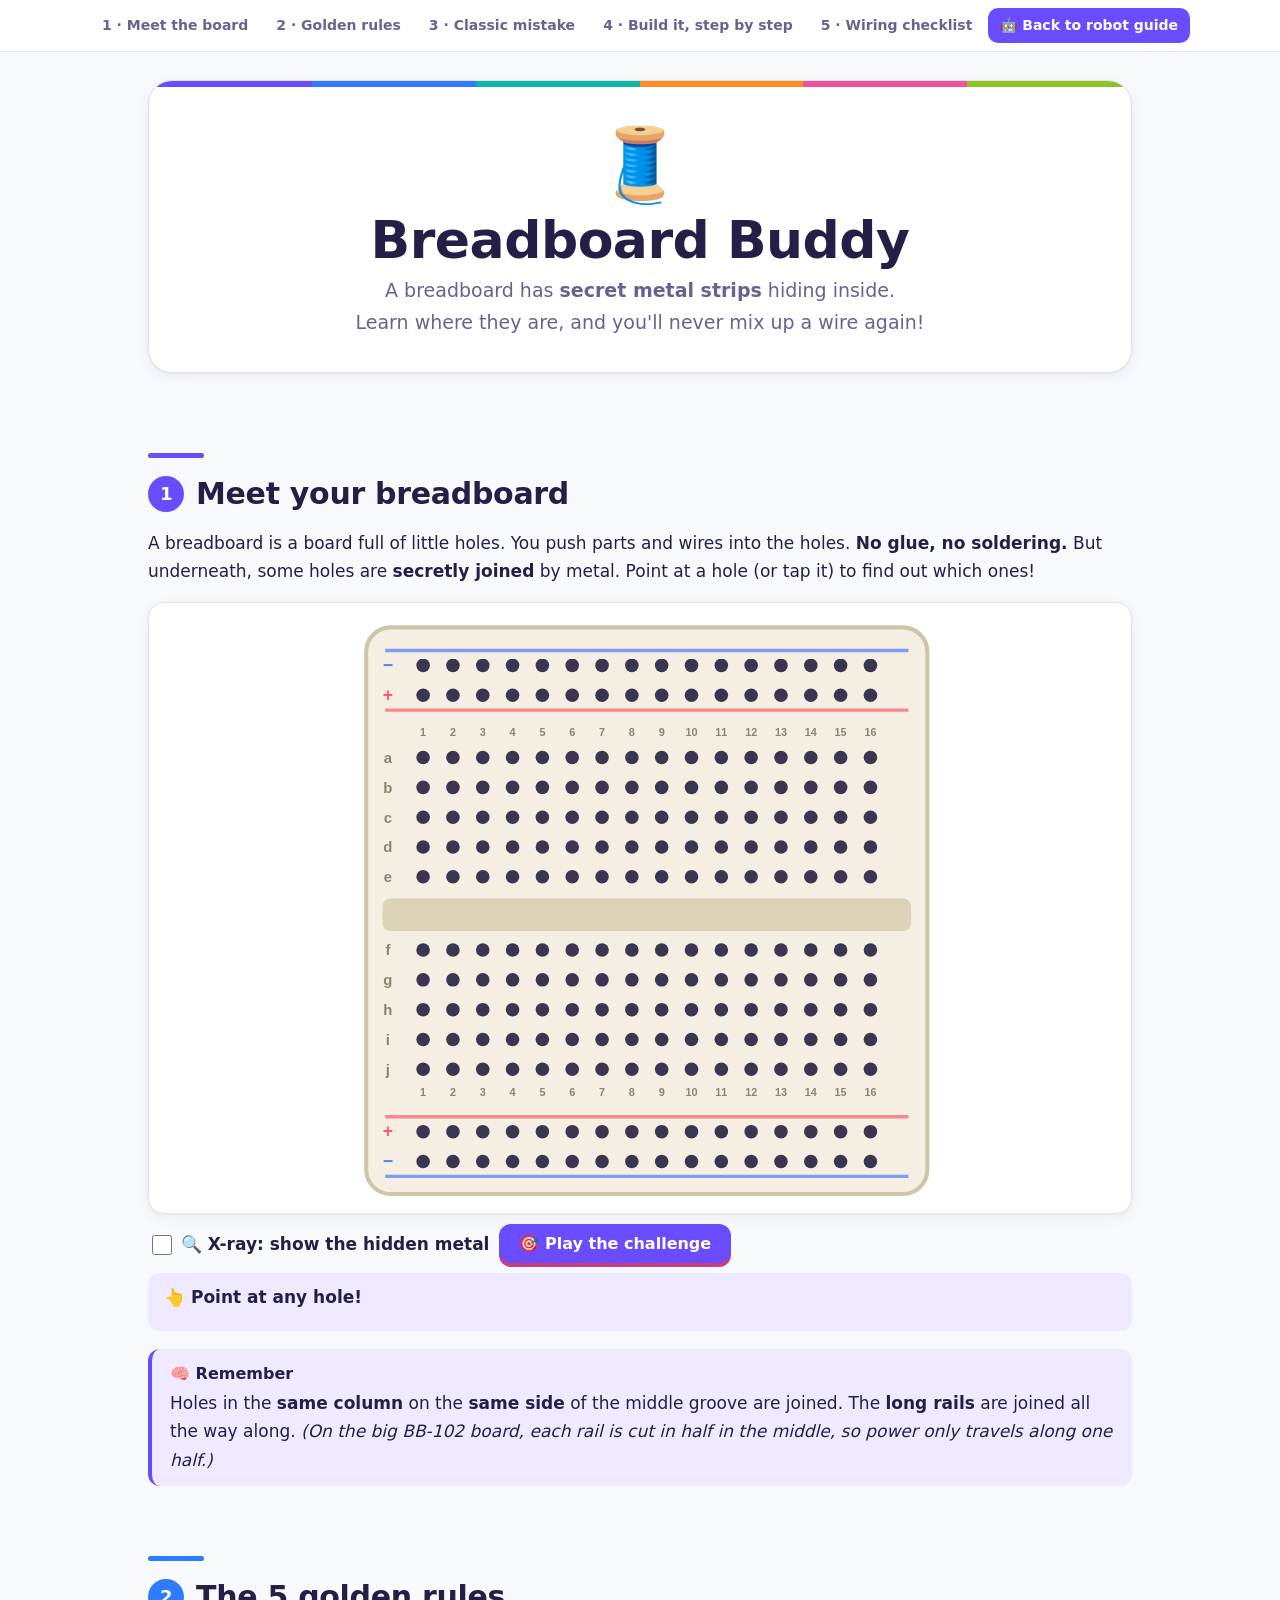
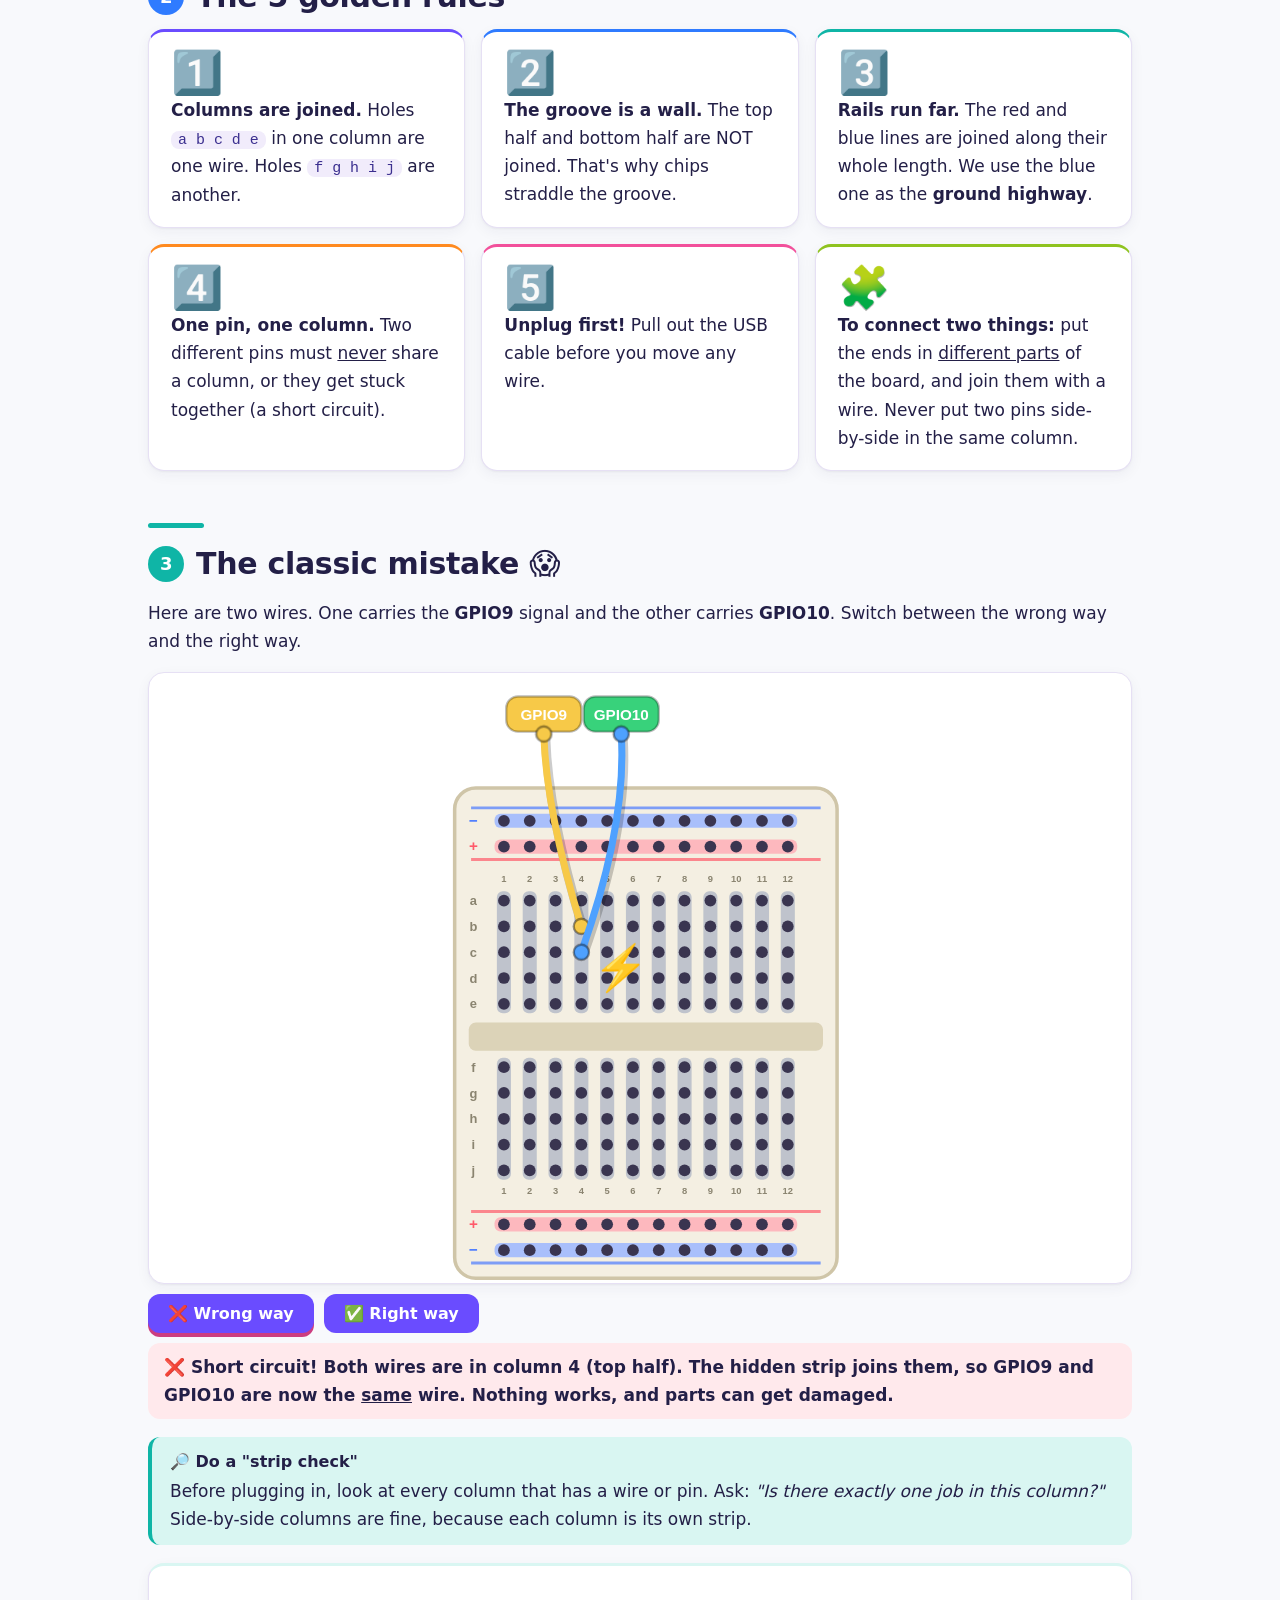
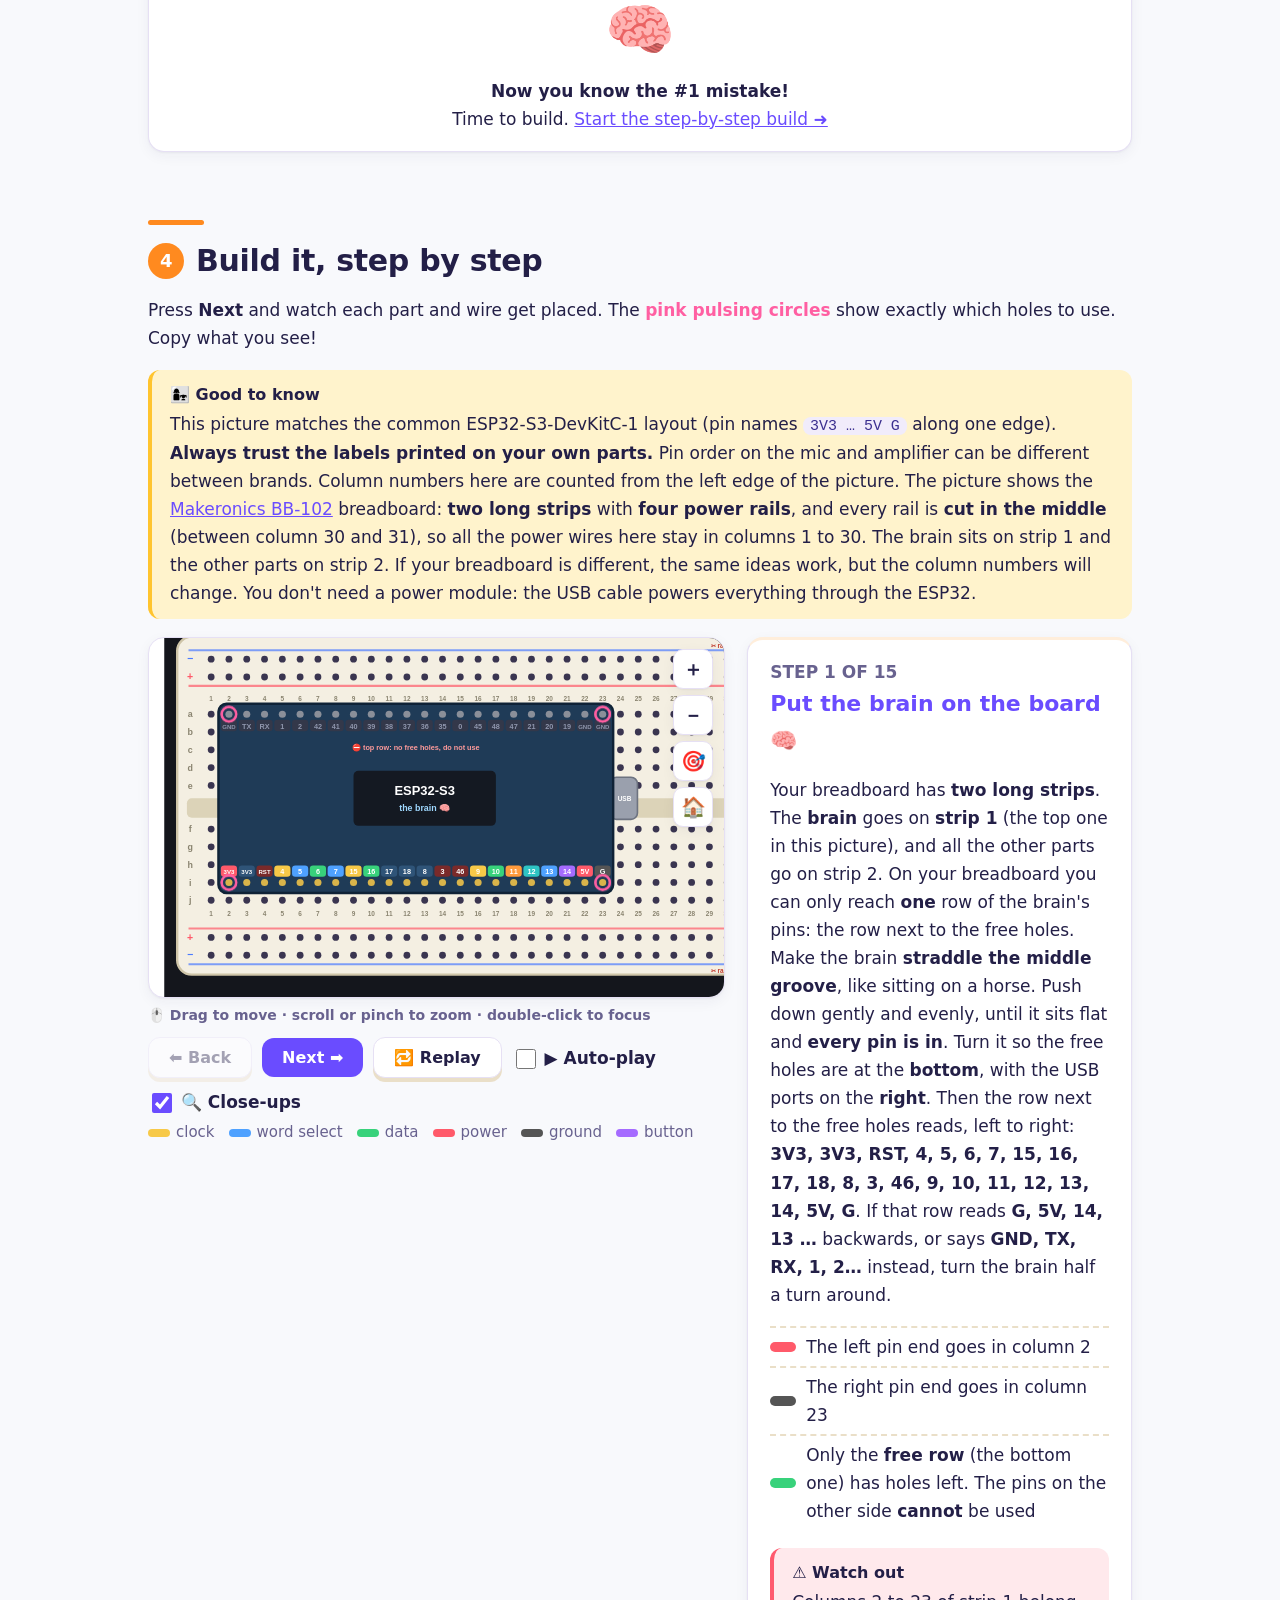
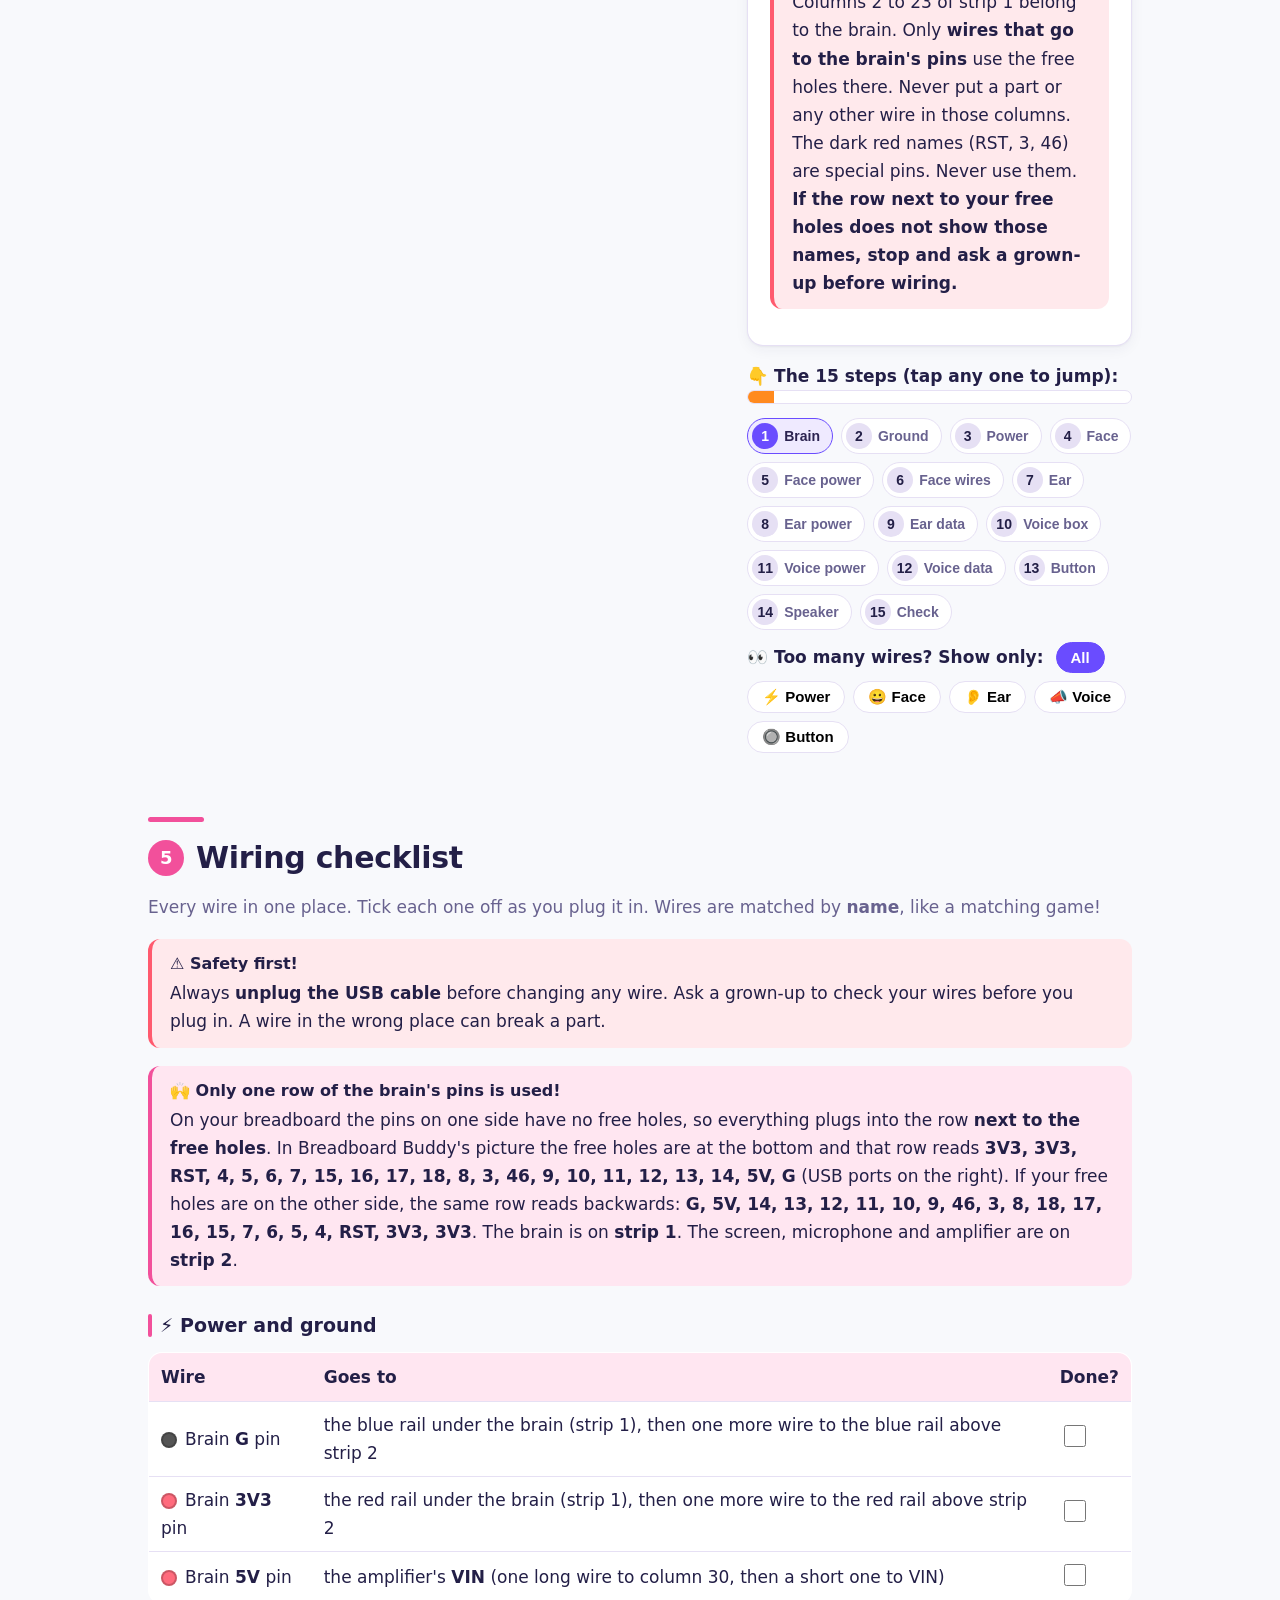
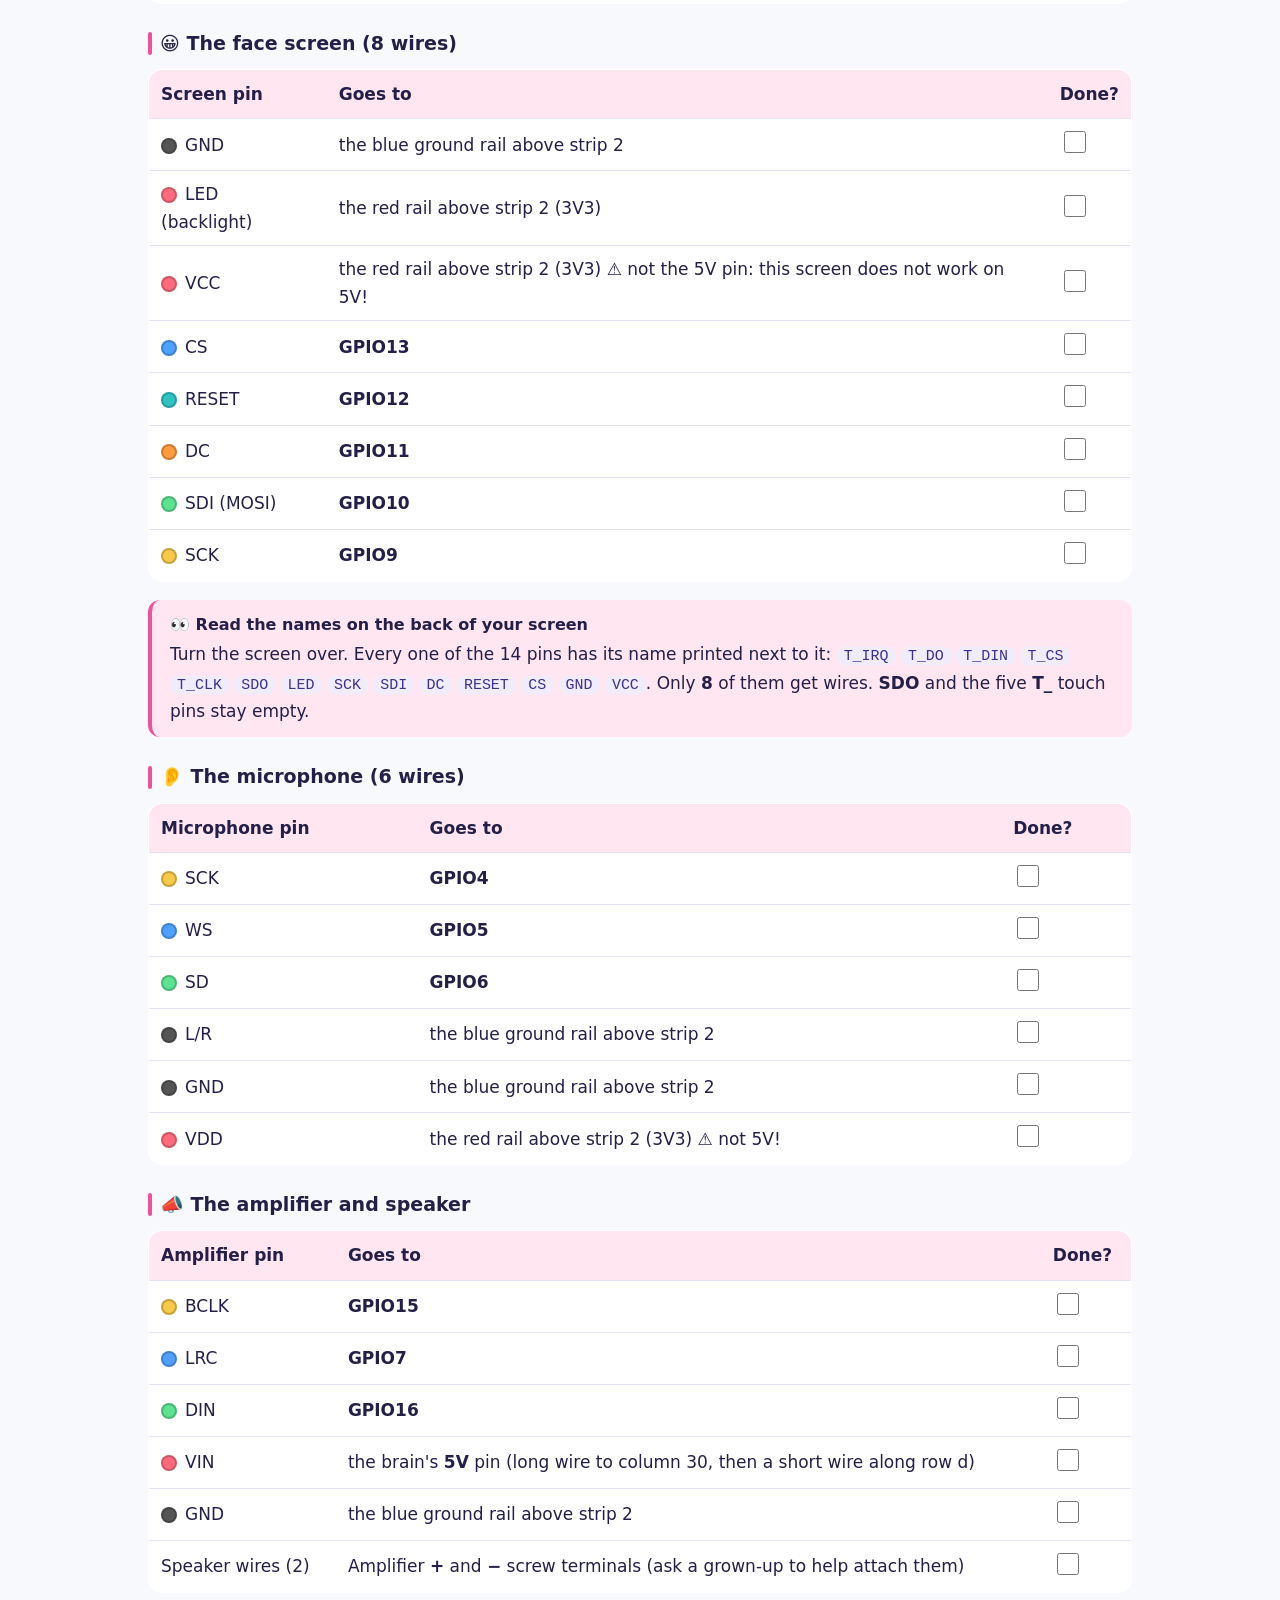
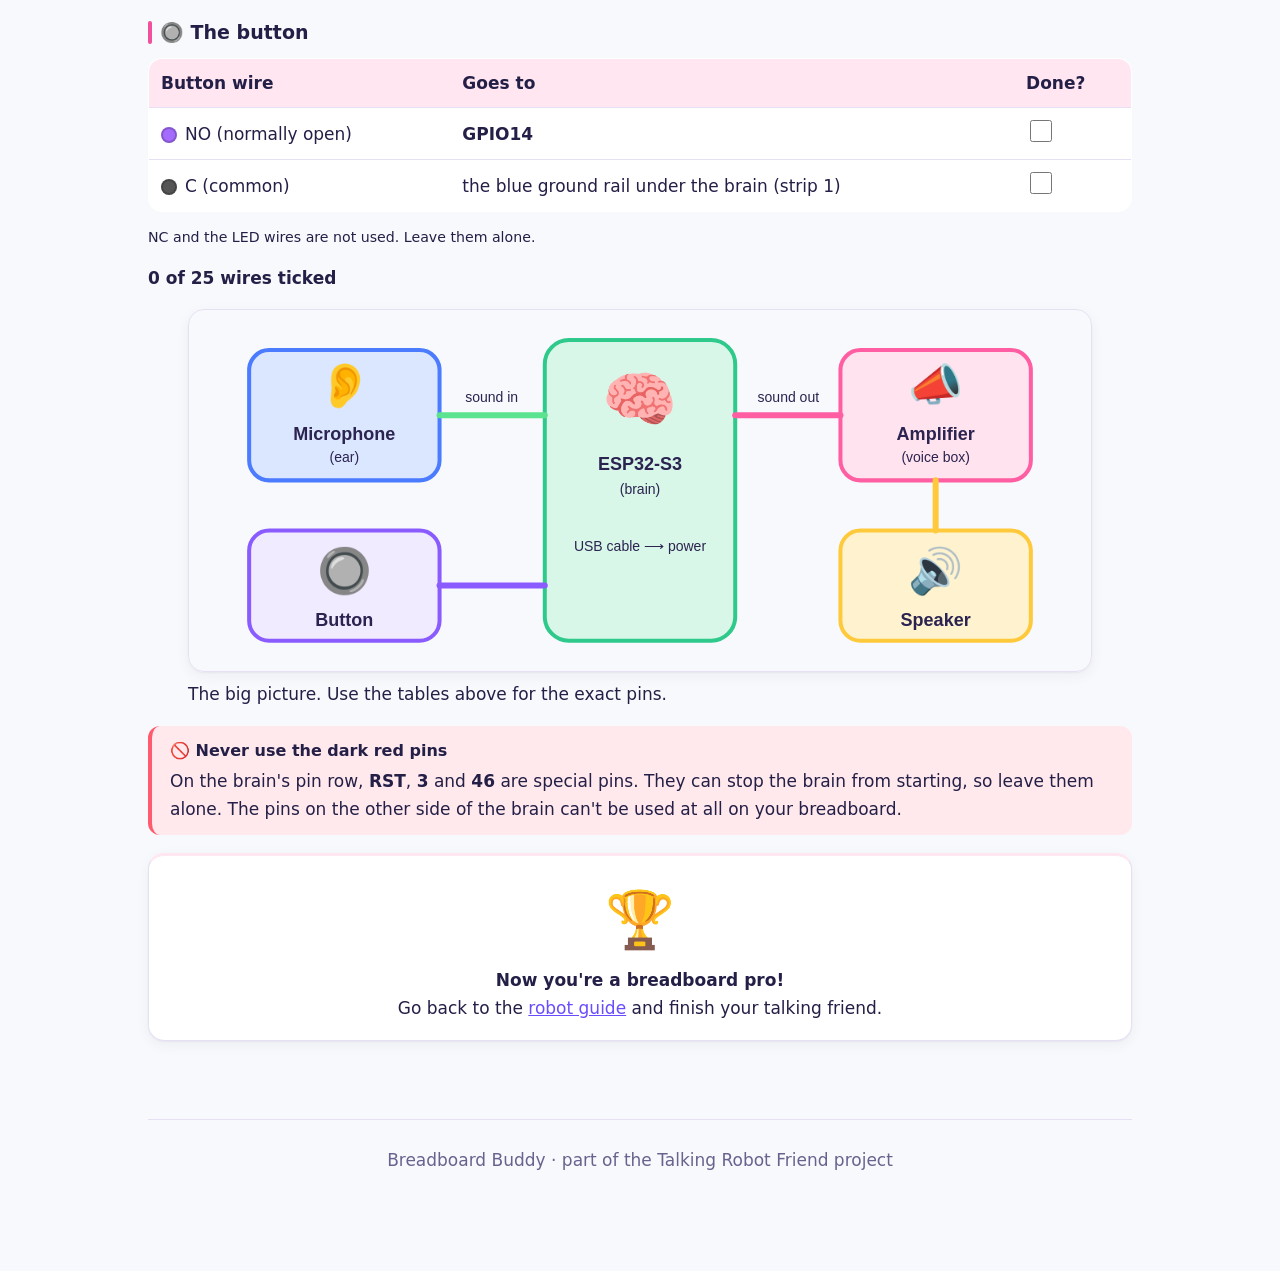
<file: guide-breadboard.html>
<!DOCTYPE html>
<html lang="en">
<head>
<meta charset="utf-8">
<meta name="color-scheme" content="only light">
<meta name="darkreader-lock">
<meta name="viewport" content="width=device-width, initial-scale=1">
<title>Breadboard Buddy — learn where every wire goes! 🧵</title>
<style>
:root{--bg:#fff8ec;--panel:#fff;--text:#2b2350;--muted:#6b6494;--pink:#ff5fa2;--blue:#4b7bff;--green:#2fc98b;--yellow:#ffc93c;--purple:#8a5cff;--border:#eadfc8;--red:#ff5a6a}
*{box-sizing:border-box}
html{scroll-behavior:smooth}
body{margin:0;background:var(--bg);color:var(--text);font:19px/1.65 "Trebuchet MS",system-ui,sans-serif}
.wrap{max-width:1000px;margin:0 auto;padding:0 20px 100px}
.topbar{position:sticky;top:0;z-index:9;background:#fffdf8ee;backdrop-filter:blur(6px);border-bottom:3px solid var(--yellow);padding:8px 14px;display:flex;gap:8px;flex-wrap:wrap;justify-content:center}
.topbar a{text-decoration:none;color:var(--text);font-weight:700;font-size:14px;padding:4px 12px;border-radius:99px;background:#fff;border:2px solid var(--border)}
.topbar a:hover{background:var(--yellow)}
.hero{text-align:center;padding:44px 0 10px}
.hero .big{font-size:80px;animation:bob 2s ease-in-out infinite}
@keyframes bob{50%{transform:translateY(-10px) rotate(4deg)}}
.hero h1{margin:6px 0;font-size:clamp(32px,6vw,52px);color:var(--purple);line-height:1.1}
.hero p{color:var(--muted);font-size:21px}
section{margin-top:54px}
h2{font-size:32px;margin:0 0 6px;color:var(--blue)}
h2 .n{display:inline-grid;place-items:center;width:44px;height:44px;border-radius:50%;background:var(--pink);color:#fff;margin-right:10px;font-size:23px}
h3{color:var(--purple);margin:22px 0 6px}
.card{background:#fff;border:4px solid var(--border);border-radius:24px;padding:16px 22px;margin:16px 0;box-shadow:0 6px 0 var(--border)}
.grid{display:grid;grid-template-columns:repeat(auto-fit,minmax(260px,1fr));gap:14px}
.grid .card{margin:0}
.rule .big{font-size:42px;line-height:1.1}
.tip,.safe,.grownup{border-radius:20px;padding:12px 18px;margin:16px 0;border:4px solid}
.tip{background:#eaf2ff;border-color:var(--blue)}.safe{background:#ffeaea;border-color:#ff6b6b}.grownup{background:#fff3cf;border-color:var(--yellow)}
.tip b,.safe b,.grownup b{display:block}
.board{width:100%;aspect-ratio:1.6;background:#fff;border:4px solid var(--border);border-radius:24px;display:block}
.boardsm{width:100%;background:#fff;border:4px solid var(--border);border-radius:24px;display:block}
.controls{display:flex;flex-wrap:wrap;gap:10px;align-items:center;margin:10px 0}
button.btn{font:700 18px "Trebuchet MS",sans-serif;border:0;border-radius:99px;padding:10px 22px;cursor:pointer;background:var(--blue);color:#fff;box-shadow:0 4px 0 #2e55c9}
button.btn:active{transform:translateY(3px);box-shadow:none}
button.btn.alt{background:#fff;color:var(--text);border:3px solid var(--border);box-shadow:0 4px 0 var(--border)}
button.btn.pink{background:var(--pink);box-shadow:0 4px 0 #cc3d80}
button.btn:disabled{opacity:.4;cursor:not-allowed}
.toggle{font-weight:700;cursor:pointer;user-select:none}
.toggle input{width:20px;height:20px;accent-color:var(--purple);vertical-align:middle}
.msg{min-height:3.4em;background:#f1ebff;border-radius:16px;padding:10px 16px;font-weight:700}
.msg.good{background:#dcfbe9}.msg.bad{background:#ffe3e3}
.dots{display:flex;gap:8px;flex-wrap:wrap;margin:14px 0 6px}
.dots button{font:700 14px "Trebuchet MS",sans-serif;display:flex;align-items:center;gap:6px;padding:4px 12px 4px 4px;border-radius:99px;border:3px solid var(--border);background:#fff;color:var(--muted);cursor:pointer}
.dots button b{display:grid;place-items:center;width:26px;height:26px;border-radius:50%;background:var(--border);color:var(--text);font-size:14px}
.dots button.on{border-color:var(--green);color:var(--text)}
.dots button.on b{background:var(--green);color:#fff}
.dots button.now{border-color:var(--pink);background:#fff0f7;color:var(--text);transform:scale(1.06)}
.dots button.now b{background:var(--pink);color:#fff}
.pbar{height:14px;background:#fff;border:3px solid var(--border);border-radius:99px;overflow:hidden}
.pbar i{display:block;height:100%;width:0;background:linear-gradient(90deg,var(--pink),var(--yellow),var(--green));transition:width .4s}
.stepcard h3{margin:0;font-size:26px;color:var(--pink)}
.where{list-style:none;padding:0;margin:8px 0}
.where li{display:flex;gap:10px;align-items:center;padding:5px 0;border-top:2px dashed var(--border)}
.where .sw{width:26px;height:10px;border-radius:9px;flex:none}
code,.hole{font-family:ui-monospace,Menlo,monospace;background:#f1ebff;padding:1px 7px;border-radius:8px;font-size:.88em;white-space:nowrap}
.legend{display:flex;gap:14px;flex-wrap:wrap;font-size:15px;margin:8px 0;color:var(--muted)}
.legend span::before{content:"";display:inline-block;width:22px;height:8px;border-radius:9px;margin-right:6px;background:var(--c)}
/* svg animation */
.drop{animation:drop .9s cubic-bezier(.3,1.5,.5,1) both}
@keyframes drop{from{transform:translateY(-70px);opacity:0}to{transform:none;opacity:1}}
.wire{stroke-dasharray:1;stroke-dashoffset:1;animation:draw 1.8s ease-in-out forwards}
@keyframes draw{to{stroke-dashoffset:0}}
.plug{opacity:0;animation:fade .3s forwards}
@keyframes fade{to{opacity:1}}
.ring{fill:none;stroke:#ff5fa2;stroke-width:3;transform-box:fill-box;transform-origin:center;animation:pulse 1.1s ease-out infinite}
@keyframes pulse{0%{transform:scale(.6);opacity:1}100%{transform:scale(2.2);opacity:0}}
.hole{}
circle.h{fill:#3a3550;transition:fill .12s}
circle.h.lit{fill:#ffc93c;stroke:#e59b00;stroke-width:2}
circle.h.star{fill:#ff5fa2}
.xray{opacity:0;transition:opacity .3s;pointer-events:none}
.showx .xray{opacity:1}
.strip.glow{animation:glow .5s infinite alternate}
@keyframes glow{to{fill:#ff5a6a;opacity:.9}}
.zap{animation:zap .35s infinite alternate;transform-box:fill-box;transform-origin:center}
@keyframes zap{to{transform:scale(1.4) rotate(12deg)}}
.flipdrop{animation:flipdrop 1.3s cubic-bezier(.3,1.2,.5,1) both}
@keyframes flipdrop{0%{transform:translateY(-70px) rotate(-180deg);opacity:0}30%{opacity:1}100%{transform:none;opacity:1}}
.old{opacity:.4}.ghost{opacity:.07}
.fltbar{display:flex;flex-wrap:wrap;gap:8px;align-items:center;margin:12px 0}
.fltbar b{margin-right:4px}
.fltbar button{font:700 15px "Trebuchet MS",sans-serif;padding:6px 14px;border-radius:99px;border:3px solid var(--border);background:#fff;cursor:pointer}
.fltbar button.on{background:#ffd23f;border-color:#1d1b4b}
 .dot{display:inline-block;width:16px;height:16px;border-radius:50%;vertical-align:middle;margin-right:8px;border:2px solid #0003}
table{width:100%;border-collapse:collapse;background:#fff;border-radius:16px;overflow:hidden;border:4px solid var(--border);font-size:17px;margin:10px 0}
th{background:var(--yellow);text-align:left;padding:10px 12px}
td{padding:9px 12px;border-top:2px solid var(--border)}
input.c{width:22px;height:22px;accent-color:var(--green)}
.boardwrap{position:relative}
.zoombar{position:absolute;top:12px;right:12px;display:flex;flex-direction:column;gap:6px}
.zoombar button{width:40px;height:40px;border-radius:12px;border:3px solid #1d1b4b;background:#fff;font:900 20px "Trebuchet MS",sans-serif;cursor:pointer;box-shadow:0 3px 0 #1d1b4b;padding:0;line-height:1}
.zoombar button:hover{background:#ffd23f}.zoombar button:active{transform:translateY(2px);box-shadow:none}
#buildBoard{touch-action:none;cursor:grab;user-select:none}#buildBoard.grab{cursor:grabbing}
.hint{font-size:14px;font-weight:700;color:var(--muted);margin:6px 0 0}
.buildgrid{display:grid;grid-template-columns:minmax(0,1.5fr) minmax(300px,1fr);gap:22px;align-items:start}
.bleft{position:sticky;top:60px;align-self:start}
.bleft .board{width:100%;max-height:calc(100vh - 210px)}
.bleft .controls{margin:10px 0 4px}
.bleft .legend{margin:4px 0 0}
.stepcard{margin-top:0}
.boardsm{max-height:68vh;margin:0 auto}
@media(max-width:1000px){
  .buildgrid{grid-template-columns:1fr}
  .bleft{top:50px;z-index:6;background:var(--bg);padding:6px 0 4px}
  .bleft .board{max-height:40vh}
}
footer{text-align:center;color:var(--muted);margin-top:60px}
</style>
<link rel="stylesheet" href="kids-theme.css">
</head>
<body>
<div class="topbar">
  <a href="#learn">1 · Meet the board</a><a href="#rules">2 · Golden rules</a><a href="#oops">3 · Classic mistake</a><a href="#build">4 · Build it, step by step</a><a href="#wires">5 · Wiring checklist</a><a class="hot" href="guide-kids.html">🤖 Back to robot guide</a>
</div>
<div class="wrap">

<header class="hero">
  <div class="big">🧵</div>
  <h1>Breadboard Buddy</h1>
  <p>A breadboard has <b>secret metal strips</b> hiding inside.<br>Learn where they are, and you'll never mix up a wire again!</p>
</header>
<div class="ticker"><span>★ BUILD ★ WIRE ★ CODE ★ TALK ★ LEARN ★ HAVE FUN ★ BUILD ★ WIRE ★ CODE ★ TALK ★ LEARN ★ HAVE FUN ★ BUILD ★ WIRE ★ CODE ★ TALK ★ LEARN ★ HAVE FUN ★ BUILD ★ WIRE ★ CODE ★ TALK ★ LEARN ★ HAVE FUN ★ BUILD ★ WIRE ★ CODE ★ TALK ★ LEARN ★ HAVE FUN ★ BUILD ★ WIRE ★ CODE ★ TALK ★ LEARN ★ HAVE FUN ★ BUILD ★ WIRE ★ CODE ★ TALK ★ LEARN ★ HAVE FUN ★ BUILD ★ WIRE ★ CODE ★ TALK ★ LEARN ★ HAVE FUN </span></div>

<!-- LEARN -->
<section id="learn">
  <h2><span class="n">1</span>Meet your breadboard</h2>
  <p>A breadboard is a board full of little holes. You push parts and wires into the holes. <b>No glue, no soldering.</b> But underneath, some holes are <b>secretly joined</b> by metal. Point at a hole (or tap it) to find out which ones!</p>
  <svg id="learnBoard" class="boardsm" viewBox="0 100 500 450"></svg>
  <div class="controls">
    <label class="toggle"><input type="checkbox" id="xr"> 🔍 X-ray: show the hidden metal</label>
    <button class="btn pink" id="chBtn">🎯 Play the challenge</button>
    <span id="score" style="font-weight:700"></span>
  </div>
  <div class="msg" id="learnMsg">👆 Point at any hole!</div>
  <div class="tip"><b>🧠 Remember</b>Holes in the <b>same column</b> on the <b>same side</b> of the middle groove are joined. The <b>long rails</b> are joined all the way along. <i>(On the big BB-102 board, each rail is cut in half in the middle, so power only travels along one half.)</i></div>
</section>

<!-- RULES -->
<section id="rules">
  <h2><span class="n">2</span>The 5 golden rules</h2>
  <div class="grid">
    <div class="card rule"><div class="big">1️⃣</div><b>Columns are joined.</b> Holes <code>a b c d e</code> in one column are one wire. Holes <code>f g h i j</code> are another.</div>
    <div class="card rule"><div class="big">2️⃣</div><b>The groove is a wall.</b> The top half and bottom half are NOT joined. That's why chips straddle the groove.</div>
    <div class="card rule"><div class="big">3️⃣</div><b>Rails run far.</b> The red and blue lines are joined along their whole length. We use the blue one as the <b>ground highway</b>.</div>
    <div class="card rule"><div class="big">4️⃣</div><b>One pin, one column.</b> Two different pins must <u>never</u> share a column, or they get stuck together (a short circuit).</div>
    <div class="card rule"><div class="big">5️⃣</div><b>Unplug first!</b> Pull out the USB cable before you move any wire.</div>
    <div class="card rule"><div class="big">🧩</div><b>To connect two things:</b> put the ends in <u>different parts</u> of the board, and join them with a wire. Never put two pins side-by-side in the same column.</div>
  </div>
</section>

<!-- OOPS -->
<section id="oops">
  <h2><span class="n">3</span>The classic mistake 😱</h2>
  <p>Here are two wires. One carries the <b>GPIO9</b> signal and the other carries <b>GPIO10</b>. Switch between the wrong way and the right way.</p>
  <svg id="oopsBoard" class="boardsm" viewBox="0 20 380 520"></svg>
  <div class="controls">
    <button class="btn pink" id="bad">❌ Wrong way</button>
    <button class="btn" id="good">✅ Right way</button>
  </div>
  <div class="msg" id="oopsMsg"></div>
  <div class="tip"><b>🔎 Do a "strip check"</b>Before plugging in, look at every column that has a wire or pin. Ask: <i>"Is there exactly one job in this column?"</i> Side-by-side columns are fine, because each column is its own strip.</div>
  <div class="card" style="text-align:center"><div style="font-size:56px">🧠</div><b>Now you know the #1 mistake!</b><br>Time to build. <a href="#build">Start the step-by-step build ➜</a></div>
</section>

<!-- BUILD -->
<section id="build">
  <h2><span class="n">4</span>Build it, step by step</h2>
  <p>Press <b>Next</b> and watch each part and wire get placed. The <span style="color:var(--pink);font-weight:800">pink pulsing circles</span> show exactly which holes to use. Copy what you see!</p>
  <div class="grownup"><b>👩‍👧 Good to know</b>This picture matches the common ESP32-S3-DevKitC-1 layout (pin names <code>3V3 … 5V G</code> along one edge). <b>Always trust the labels printed on your own parts.</b> Pin order on the mic and amplifier can be different between brands. Column numbers here are counted from the left edge of the picture. The picture shows the <a href="https://www.amazon.com/dp/B07Q34YND5" target="_blank" rel="noopener">Makeronics BB-102</a> breadboard: <b>two long strips</b> with <b>four power rails</b>, and every rail is <b>cut in the middle</b> (between column 30 and 31), so all the power wires here stay in columns 1 to 30. The brain sits on strip 1 and the other parts on strip 2. If your breadboard is different, the same ideas work, but the column numbers will change. You don't need a power module: the USB cable powers everything through the ESP32.</div>

  <div class="buildgrid">
    <div class="bleft">
      <div class="boardwrap">
        <svg id="buildBoard" class="board" viewBox="-202 175 1856 1160"></svg>
        <div class="zoombar">
          <button id="zin" title="Zoom in">＋</button><button id="zout" title="Zoom out">－</button>
          <button id="zstep" title="Focus on this step">🎯</button><button id="zall" title="Show the whole board">🏠</button>
        </div>
      </div>
      <div class="hint">🖱️ Drag to move · scroll or pinch to zoom · double-click to focus</div>
      <div class="controls">
        <button class="btn alt" id="prev">⬅ Back</button>
        <button class="btn" id="next">Next ➡</button>
        <button class="btn alt" id="replay">🔁 Replay</button>
        <label class="toggle"><input type="checkbox" id="auto"> ▶ Auto-play</label>
        <label class="toggle"><input type="checkbox" id="zoomc" checked> 🔍 Close-ups</label>
      </div>
      <div class="legend">
        <span style="--c:#f7c948">clock</span><span style="--c:#4ea1ff">word select</span><span style="--c:#38d27b">data</span><span style="--c:#ff5a6a">power</span><span style="--c:#555">ground</span><span style="--c:#a56bff">button</span>
      </div>
    </div>
    <div class="bright">
      <div class="card stepcard">
        <div id="stepNum" style="color:var(--muted);font-weight:700"></div>
        <h3 id="stepTitle"></h3>
        <p id="stepSay"></p>
        <ul class="where" id="stepWhere"></ul>
        <div class="safe" id="stepOops" style="display:none"></div>
      </div>
      <div style="font-weight:800;margin-top:10px">👇 The 15 steps (tap any one to jump):</div>
      <div class="pbar"><i id="pfill"></i></div>
      <div class="dots" id="dots"></div>
      <div class="fltbar" id="flt"><b>👀 Too many wires? Show only:</b>
        <button class="on" data-f="all">All</button><button data-f="power">⚡ Power</button><button data-f="face">😀 Face</button><button data-f="ear">👂 Ear</button><button data-f="voice">📣 Voice</button><button data-f="button">🔘 Button</button>
      </div>
    </div>
  </div>
</section>

<!-- WIRE LIST -->
<section id="wires">
  <h2><span class="n">5</span>Wiring checklist</h2>
  <p class="lead">Every wire in one place. Tick each one off as you plug it in. Wires are matched by <b>name</b>, like a matching game!</p>
  <div class="safe"><b>⚠️ Safety first!</b>Always <b>unplug the USB cable</b> before changing any wire. Ask a grown-up to check your wires before you plug in. A wire in the wrong place can break a part.</div>
  <div class="tip"><b>🙌 Only one row of the brain's pins is used!</b>On your breadboard the pins on one side have no free holes, so everything plugs into the row <b>next to the free holes</b>. In Breadboard Buddy's picture the free holes are at the bottom and that row reads <b>3V3, 3V3, RST, 4, 5, 6, 7, 15, 16, 17, 18, 8, 3, 46, 9, 10, 11, 12, 13, 14, 5V, G</b> (USB ports on the right). If your free holes are on the other side, the same row reads backwards: <b>G, 5V, 14, 13, 12, 11, 10, 9, 46, 3, 8, 18, 17, 16, 15, 7, 6, 5, 4, RST, 3V3, 3V3</b>. The brain is on <b>strip 1</b>. The screen, microphone and amplifier are on <b>strip 2</b>.</div>

  <h3>⚡ Power and ground</h3>
  <table>
    <tr><th>Wire</th><th>Goes to</th><th>Done?</th></tr>
    <tr><td><span class="dot" style="background:#555"></span>Brain <b>G</b> pin</td><td>the blue rail under the brain (strip 1), then one more wire to the blue rail above strip 2</td><td><input type="checkbox" class="c"></td></tr>
    <tr><td><span class="dot" style="background:#ff6b7d"></span>Brain <b>3V3</b> pin</td><td>the red rail under the brain (strip 1), then one more wire to the red rail above strip 2</td><td><input type="checkbox" class="c"></td></tr>
    <tr><td><span class="dot" style="background:#ff6b7d"></span>Brain <b>5V</b> pin</td><td>the amplifier's <b>VIN</b> (one long wire to column 30, then a short one to VIN)</td><td><input type="checkbox" class="c"></td></tr>
  </table>

  <h3>😀 The face screen (8 wires)</h3>
  <table>
    <tr><th>Screen pin</th><th>Goes to</th><th>Done?</th></tr>
    <tr><td><span class="dot" style="background:#555"></span>GND</td><td>the blue ground rail above strip 2</td><td><input type="checkbox" class="c"></td></tr>
    <tr><td><span class="dot" style="background:#ff6b7d"></span>LED (backlight)</td><td>the red rail above strip 2 (3V3)</td><td><input type="checkbox" class="c"></td></tr>
    <tr><td><span class="dot" style="background:#ff6b7d"></span>VCC</td><td>the red rail above strip 2 (3V3) ⚠️ not the 5V pin: this screen does not work on 5V!</td><td><input type="checkbox" class="c"></td></tr>
    <tr><td><span class="dot" style="background:#4ea1ff"></span>CS</td><td><b>GPIO13</b></td><td><input type="checkbox" class="c"></td></tr>
    <tr><td><span class="dot" style="background:#2ec4c4"></span>RESET</td><td><b>GPIO12</b></td><td><input type="checkbox" class="c"></td></tr>
    <tr><td><span class="dot" style="background:#ff9b3d"></span>DC</td><td><b>GPIO11</b></td><td><input type="checkbox" class="c"></td></tr>
    <tr><td><span class="dot" style="background:#5be38f"></span>SDI (MOSI)</td><td><b>GPIO10</b></td><td><input type="checkbox" class="c"></td></tr>
    <tr><td><span class="dot" style="background:#f7c948"></span>SCK</td><td><b>GPIO9</b></td><td><input type="checkbox" class="c"></td></tr>
  </table>
  <div class="tip"><b>👀 Read the names on the back of your screen</b>Turn the screen over. Every one of the 14 pins has its name printed next to it: <code>T_IRQ</code> <code>T_DO</code> <code>T_DIN</code> <code>T_CS</code> <code>T_CLK</code> <code>SDO</code> <code>LED</code> <code>SCK</code> <code>SDI</code> <code>DC</code> <code>RESET</code> <code>CS</code> <code>GND</code> <code>VCC</code>. Only <b>8</b> of them get wires. <b>SDO</b> and the five <b>T_</b> touch pins stay empty.</div>

  <h3>👂 The microphone (6 wires)</h3>
  <table>
    <tr><th>Microphone pin</th><th>Goes to</th><th>Done?</th></tr>
    <tr><td><span class="dot" style="background:#f7c948"></span>SCK</td><td><b>GPIO4</b></td><td><input type="checkbox" class="c"></td></tr>
    <tr><td><span class="dot" style="background:#4ea1ff"></span>WS</td><td><b>GPIO5</b></td><td><input type="checkbox" class="c"></td></tr>
    <tr><td><span class="dot" style="background:#5be38f"></span>SD</td><td><b>GPIO6</b></td><td><input type="checkbox" class="c"></td></tr>
    <tr><td><span class="dot" style="background:#555"></span>L/R</td><td>the blue ground rail above strip 2</td><td><input type="checkbox" class="c"></td></tr>
    <tr><td><span class="dot" style="background:#555"></span>GND</td><td>the blue ground rail above strip 2</td><td><input type="checkbox" class="c"></td></tr>
    <tr><td><span class="dot" style="background:#ff6b7d"></span>VDD</td><td>the red rail above strip 2 (3V3) ⚠️ not 5V!</td><td><input type="checkbox" class="c"></td></tr>
  </table>

  <h3>📣 The amplifier and speaker</h3>
  <table>
    <tr><th>Amplifier pin</th><th>Goes to</th><th>Done?</th></tr>
    <tr><td><span class="dot" style="background:#f7c948"></span>BCLK</td><td><b>GPIO15</b></td><td><input type="checkbox" class="c"></td></tr>
    <tr><td><span class="dot" style="background:#4ea1ff"></span>LRC</td><td><b>GPIO7</b></td><td><input type="checkbox" class="c"></td></tr>
    <tr><td><span class="dot" style="background:#5be38f"></span>DIN</td><td><b>GPIO16</b></td><td><input type="checkbox" class="c"></td></tr>
    <tr><td><span class="dot" style="background:#ff6b7d"></span>VIN</td><td>the brain's <b>5V</b> pin (long wire to column 30, then a short wire along row d)</td><td><input type="checkbox" class="c"></td></tr>
    <tr><td><span class="dot" style="background:#555"></span>GND</td><td>the blue ground rail above strip 2</td><td><input type="checkbox" class="c"></td></tr>
    <tr><td>Speaker wires (2)</td><td>Amplifier <b>+</b> and <b>−</b> screw terminals (ask a grown-up to help attach them)</td><td><input type="checkbox" class="c"></td></tr>
  </table>

  <h3>🔘 The button</h3>
  <table>
    <tr><th>Button wire</th><th>Goes to</th><th>Done?</th></tr>
    <tr><td><span class="dot" style="background:#a56bff"></span>NO (normally open)</td><td><b>GPIO14</b></td><td><input type="checkbox" class="c"></td></tr>
    <tr><td><span class="dot" style="background:#555"></span>C (common)</td><td>the blue ground rail under the brain (strip 1)</td><td><input type="checkbox" class="c"></td></tr>
  </table>
  <p style="margin:4px 0"><small>NC and the LED wires are not used. Leave them alone.</small></p>

  <div class="fltbar" style="margin-top:14px"><b id="wcount">0 of 0 wires ticked</b></div>

  <figure>
    <svg viewBox="0 0 900 360">
      <g font-family="Trebuchet MS,sans-serif" font-size="18" text-anchor="middle" fill="#2b2350">
        <rect x="60" y="40" width="190" height="130" rx="20" fill="#dbe6ff" stroke="#4b7bff" stroke-width="4"/><text x="155" y="90" font-size="44">👂</text><text x="155" y="130" font-weight="700">Microphone</text><text x="155" y="152" font-size="14">(ear)</text>
        <rect x="355" y="30" width="190" height="300" rx="24" fill="#d9f7e8" stroke="#2fc98b" stroke-width="4"/><text x="450" y="110" font-size="60">🧠</text><text x="450" y="160" font-weight="700">ESP32-S3</text><text x="450" y="184" font-size="14">(brain)</text><text x="450" y="240" font-size="14">USB cable ⟶ power</text>
        <rect x="650" y="40" width="190" height="130" rx="20" fill="#ffe3ee" stroke="#ff5fa2" stroke-width="4"/><text x="745" y="90" font-size="44">📣</text><text x="745" y="130" font-weight="700">Amplifier</text><text x="745" y="152" font-size="14">(voice box)</text>
        <rect x="650" y="220" width="190" height="110" rx="20" fill="#fff3cf" stroke="#ffc93c" stroke-width="4"/><text x="745" y="275" font-size="44">🔊</text><text x="745" y="315" font-weight="700">Speaker</text>
        <rect x="60" y="220" width="190" height="110" rx="20" fill="#f1ebff" stroke="#8a5cff" stroke-width="4"/><text x="155" y="275" font-size="44">🔘</text><text x="155" y="315" font-weight="700">Button</text>
        <g stroke-width="6" fill="none" stroke-linecap="round"><path d="M250 105 H355" stroke="#5be38f"/><path d="M545 105 H650" stroke="#ff5fa2"/><path d="M745 170 V220" stroke="#ffc93c"/><path d="M250 275 H355" stroke="#8a5cff"/></g>
        <text x="302" y="92" font-size="14">sound in</text><text x="598" y="92" font-size="14">sound out</text>
      </g>
    </svg>
    <figcaption>The big picture. Use the tables above for the exact pins.</figcaption>
  </figure>
  <div class="safe"><b>🚫 Never use the dark red pins</b>On the brain's pin row, <b>RST</b>, <b>3</b> and <b>46</b> are special pins. They can stop the brain from starting, so leave them alone. The pins on the other side of the brain can't be used at all on your breadboard.</div>
  <div class="card" style="text-align:center"><div style="font-size:56px">🏆</div><b>Now you're a breadboard pro!</b><br>Go back to the <a href="guide-kids.html">robot guide</a> and finish your talking friend.</div>
</section>

<footer>Breadboard Buddy · part of the Talking Robot Friend project</footer>
</div>

<script>
/* ---------- geometry ---------- */
const NS='http://www.w3.org/2000/svg', P=22;
const YO=110;  // extra room above the board for wire lanes
const S2=536;  // strip 2 sits this far below strip 1 (the wire lanes run in the space between)
const Y={};Object.entries({bt:146,rt:168,a:214,b:236,c:258,d:280,e:302,f:356,g:378,h:400,i:422,j:444,rb:490,bb:512}).forEach(([k,v])=>{Y[k]=v+YO;Y[k+'2']=v+YO+S2});
const TOP=['a','b','c','d','e'], BOT=['f','g','h','i','j'], RAILS=['bt','rt','rb','bb'];
const COL={yellow:'#f7c948',blue:'#4ea1ff',green:'#38d27b',red:'#ff5a6a',gray:'#555',purple:'#a56bff',black:'#222',teal:'#2ec4c4',orange:'#ff9b3d'};
function el(tag,attrs,parent){const e=document.createElementNS(NS,tag);for(const k in attrs||{})e.setAttribute(k,attrs[k]);if(parent)parent.appendChild(e);return e}
function txt(parent,x,y,s,size,fill,anchor,extra){return el('text',Object.assign({x,y,'font-size':size||10,fill:fill||'#2b2350','text-anchor':anchor||'middle','font-family':'Trebuchet MS,sans-serif','font-weight':700},extra||{}),parent).appendChild(document.createTextNode(s)).parentNode}

function makeBoard(svg,c0,c1,opts={}){
  // opts.two: draw the two strips of the Makeronics BB-102 (strip 2 keys end in "2"); opts.split: rails are cut after this column
  const X=c=>70+(c-c0)*P, pos=(c,r)=>[X(c),Y[r]];
  const L=X(c0)-42,R=X(c1)+42, strips=opts.two?['','2']:[''];
  if(opts.two)el('rect',{x:L-16,y:Y.bt-60,width:R-L+32,height:Y.bb2-Y.bt+106,rx:26,fill:'#14161c'},svg);   // the black base plate
  const sx=opts.split?X(opts.split)+P/2:null;
  strips.forEach(s=>{
    const y=k=>Y[k+s];
    el('rect',{x:L,y:y('bt')-28,width:R-L,height:418,rx:18,fill:'#f4efe2',stroke:'#cfc5a8','stroke-width':3},svg);
    el('rect',{x:L+12,y:y('e')+16,width:R-L-24,height:24,rx:6,fill:'#dcd3b8'},svg);
    // rail stripes (cut in two halves when the rails are split)
    [['bt',-11,'#4b7bff'],['rt',11,'#ff5a6a'],['rb',-11,'#ff5a6a'],['bb',11,'#4b7bff']].forEach(([r,o,c])=>{
      const segs=sx==null?[[L+14,R-14]]:[[L+14,sx-6],[sx+6,R-14]];
      segs.forEach(([x1,x2])=>el('line',{x1,x2,y1:y(r)+o,y2:y(r)+o,stroke:c,'stroke-width':2.5,opacity:.7},svg))});
    [['bt','−'],['rt','+'],['rb','+'],['bb','−']].forEach(([r,t])=>txt(svg,L+16,y(r)+4,t,13,t=='+'?'#ff5a6a':'#4b7bff'));
    if(sx!=null)['bt','bb'].forEach(r=>txt(svg,sx,y(r)+(r=='bt'?-14:22),'✂ rail is cut here',8,'#c0392b'));
    // x-ray strips
    const xr=el('g',{class:'xray'},svg);
    for(let c=c0;c<=c1;c++){
      el('rect',{class:'strip',x:X(c)-6,y:y('a')-8,width:12,height:y('e')-y('a')+16,rx:5,fill:'#b7bcc8',opacity:.85},xr);
      el('rect',{class:'strip',x:X(c)-6,y:y('f')-8,width:12,height:y('j')-y('f')+16,rx:5,fill:'#b7bcc8',opacity:.85},xr);
    }
    RAILS.forEach(r=>{
      const segs=sx==null?[[X(c0)-8,X(c1)+8]]:[[X(c0)-8,sx-6],[sx+6,X(c1)+8]];
      segs.forEach(([x1,x2])=>el('rect',{x:x1,y:y(r)-6,width:x2-x1,height:12,rx:5,fill:r[0]=='b'?'#9db8ff':'#ffb0b8',opacity:.85},xr))});
    // labels
    if(opts.labels!==false){
      for(let c=c0;c<=c1;c++){txt(svg,X(c),y('a')-16,c,8,'#8a8470');txt(svg,X(c),y('j')+20,c,8,'#8a8470')}
      [...TOP,...BOT].forEach(r=>{txt(svg,L+16,y(r)+4,r,11,'#8a8470')});
    }
  });
  // holes
  const holes=el('g',{},svg);
  strips.forEach(s=>{for(let c=c0;c<=c1;c++)[...TOP,...BOT,...RAILS].forEach(r=>{
    el('circle',{class:'h',cx:X(c),cy:Y[r+s],r:opts.big?5:4.2,'data-c':c,'data-r':r+s},holes);
  })});
  return {X,pos,holes};
}
function connected(c,r){ // list of [c,r] joined to this hole
  if(RAILS.includes(r)) return null; // handled separately
  const grp=TOP.includes(r)?TOP:BOT; return grp.map(x=>[c,x]);
}
function sameNet(h1,h2){
  const r1=h1.r,r2=h2.r;
  if(RAILS.includes(r1)||RAILS.includes(r2)) return r1==r2;
  return h1.c==h2.c && (TOP.includes(r1)==TOP.includes(r2));
}

/* ---------- wires ---------- */
function lanePath(x1,y1,x2,y2,ly){
  const dx=x2-x1, r=Math.min(7,Math.abs(dx)/2-1);
  if(r<2) return `M${x1} ${y1} V${ly} H${x2} V${y2}`;
  const d=Math.sign(dx), s1=Math.sign(ly-y1)||1, e1=Math.sign(y2-ly)||1;
  return `M${x1} ${y1} V${ly-s1*r} Q${x1} ${ly} ${x1+d*r} ${ly} H${x2-d*r} Q${x2} ${ly} ${x2} ${ly+e1*r} V${y2}`;
}
function drawWire(parent,p1,p2,color,lift=50,dx=0,anim=false,delay=0,lane=null,dOverride=null){
  const [x1,y1]=p1,[x2,y2]=p2;
  const g=el('g',{},parent);
  let d;
  if(dOverride) d=dOverride;
  else if(lane!=null) d=lanePath(x1,y1,x2,y2,lane);
  else{const mx=(x1+x2)/2+dx, my=(y1+y2)/2-lift*2; d=`M${x1} ${y1} Q${mx} ${my} ${x2} ${y2}`}
  const base={fill:'none','stroke-linecap':'round','stroke-linejoin':'round',pathLength:1};
  const anm=anim?{class:'wire',style:`animation-delay:${delay}s`}:{'stroke-dasharray':'none'};
  // light outline: where wires cross, the top wire is clearly separated from the one below
  if(lane!=null||dOverride)el('path',Object.assign({d,stroke:'#f4efe2','stroke-width':12},base,anm),g);
  el('path',Object.assign({d,stroke:'#0003','stroke-width':8,transform:'translate(1.5,2.5)'},base,anm),g);
  el('path',Object.assign({d,stroke:color,'stroke-width':6},base,anm),g);
  [p1,p2].forEach(p=>el('circle',{cx:p[0],cy:p[1],r:6.5,fill:color,stroke:'#0006','stroke-width':2,class:anim?'plug':'',style:anim?`animation-delay:${delay+1.6}s`:''},g));
  return g;
}

/* ================= LESSON 1: explore ================= */
(function(){
  const svg=document.getElementById('learnBoard');
  const b=makeBoard(svg,1,16,{big:true});
  svg.setAttribute('viewBox',`0 ${100+YO} ${b.X(16)+60} 450`);
  const msg=document.getElementById('learnMsg'), score=document.getElementById('score');
  const holes=[...svg.querySelectorAll('circle.h')];
  let mode='explore', target=null, wins=0, tries=0;
  const info=h=>({c:+h.dataset.c,r:h.dataset.r});
  const railName={bt:'the top blue (−) rail',rt:'the top red (+) rail',rb:'the bottom red (+) rail',bb:'the bottom blue (−) rail'};
  function clear(){holes.forEach(h=>h.classList.remove('lit'))}
  function light(a){clear();holes.forEach(h=>{if(sameNet(info(h),a))h.classList.add('lit')})}
  function explore(h){
    const a=info(h); light(a);
    if(RAILS.includes(a.r)) msg.innerHTML=`🚂 You're on ${railName[a.r]}. <u>Every hole</u> along this whole line is joined. Perfect for sharing ground!`;
    else{const grp=TOP.includes(a.r)?TOP:BOT;
      msg.innerHTML=`📍 Column <b>${a.c}</b>, row <b>${a.r}</b>. The hidden strip joins these 5 holes: <b>${grp.map(r=>a.c+r).join(', ')}</b>. Nothing else!`;}
  }
  function newTarget(){
    clear(); holes.forEach(h=>h.classList.remove('star'));
    const cand=holes.filter(h=>!RAILS.includes(h.dataset.r));
    target=cand[Math.floor(Math.random()*cand.length)]; target.classList.add('star');
    msg.className='msg'; msg.innerHTML='🎯 Click <b>any other hole</b> that is joined to the ⭐ pink hole!';
  }
  holes.forEach(h=>{
    h.addEventListener('mouseenter',()=>{if(mode=='explore')explore(h)});
    h.addEventListener('click',()=>{
      if(mode=='explore'){explore(h);return}
      const a=info(h), t=info(target);
      if(h===target){msg.className='msg bad';msg.innerHTML='That IS the ⭐ hole! Pick a different one.';return}
      tries++;
      if(sameNet(a,t)){wins++;light(t);msg.className='msg good';msg.innerHTML='✅ Yes! Same column, same side. The hidden metal joins them! Tap a hole for a new round…';setTimeout(()=>{newTarget()},1800)}
      else{
        const why=a.c!=t.c?'different columns':'the other side of the groove';
        msg.className='msg bad';msg.innerHTML=`❌ Not joined — that's ${why}. Look for the same column number on the same side of the groove.`}
      score.textContent=`Score: ${wins} / ${tries}`;
    });
  });
  svg.addEventListener('mouseleave',()=>{if(mode=='explore'){clear()}});
  document.getElementById('xr').addEventListener('change',e=>svg.classList.toggle('showx',e.target.checked));
  document.getElementById('chBtn').addEventListener('click',e=>{
    if(mode=='explore'){mode='challenge';e.target.textContent='🧭 Back to exploring';wins=tries=0;score.textContent='Score: 0 / 0';newTarget()}
    else{mode='explore';e.target.textContent='🎯 Play the challenge';holes.forEach(h=>h.classList.remove('star'));score.textContent='';msg.className='msg';msg.textContent='👆 Point at any hole!';clear()}
  });
})();

/* ================= BUILD STEPPER ================= */
(function(){
  const svg=document.getElementById('buildBoard');
  const SPLIT=30;   // every power rail is cut in two halves: columns 1-30 and 31-61
  const B=makeBoard(svg,1,61,{two:true,split:SPLIT}), X=B.X, pos=B.pos;
  const DY=S2;      // how far strip 2 sits below strip 1
  const WHOLE=[-202,175,1856,1160];   // camera rectangle that shows both strips
  // The rails we use: red = 3.3 V, blue = ground. Strip 1 uses the rails under it, strip 2 the rails above it.
  [['rb','3V3',COL.red],['bb','GND','#4b7bff'],['rt2','3V3',COL.red],['bt2','GND','#4b7bff']].forEach(([r,t,c])=>{
    el('rect',{x:X(61)+2,y:Y[r]-9,width:38,height:18,rx:6,fill:c},svg);txt(svg,X(61)+21,Y[r]+4,t,10,'#fff')});
  txt(svg,X(2)-8,Y.bt-34,'STRIP 1: the brain',13,'#fff','start');
  txt(svg,X(33),Y.bt2-34,'STRIP 2: the parts',13,'#fff','start');
  const gP=el('g',{},svg), gW=el('g',{},svg), gR=el('g',{},svg);

  /* ---- the brain: only ONE row of pins (next to the free holes) can be reached ---- */
  // In this picture the free holes are at the bottom of strip 1 and the USB ports are on the right. That row reads, left to right:
  const FREE=['3V3','3V3','RST','4','5','6','7','15','16','17','18','8','3','46','9','10','11','12','13','14','5V','G'];
  // The row on the far side has no free holes on a breadboard, so none of its pins can be used.
  const FAR=['GND','TX','RX','1','2','42','41','40','39','38','37','36','35','0','45','48','47','21','20','19','GND','GND'];
  const used={2:COL.red,5:COL.yellow,6:COL.blue,7:COL.green,8:COL.blue,9:COL.yellow,10:COL.green,16:COL.yellow,17:COL.green,18:COL.orange,19:COL.teal,20:COL.blue,21:COL.purple,22:COL.red,23:COL.gray};
  const danger=['RST','3','46'];

  /* ---- where the parts go (all on strip 2, columns 1-30 so the rails reach them) ---- */
  const MIC=['SCK','WS','SD','L/R','VDD','GND'], MIC0=1;
  const AMP=['LRC','BCLK','DIN','GAIN','SD','GND','VIN'], AMP0=8;
  // the colour screen's 14 pins, in the order printed on its back
  const TFT=['T_IRQ','T_DO','T_DIN','T_CS','T_CLK','SDO','LED','SCK','SDI','DC','RESET','CS','GND','VCC'], TFT0=16;
  const sig={SCK:COL.yellow,BCLK:COL.yellow,WS:COL.blue,LRC:COL.blue,CS:COL.blue,SD:COL.green,SDI:COL.green,DIN:COL.green,DC:COL.orange,RESET:COL.teal,VDD:COL.red,VIN:COL.red,VCC:COL.red,LED:COL.red,GND:COL.gray,'L/R':COL.gray};
  const micC=n=>MIC0+MIC.indexOf(n), ampC=n=>AMP0+AMP.indexOf(n), tftC=n=>TFT0+TFT.indexOf(n);
  const pinCol={'3V3':2,'4':5,'5':6,'6':7,'7':8,'15':9,'16':10,'9':16,'10':17,'11':18,'12':19,'13':20,'14':21,'5V':22,'G':23};
  const T=n=>[pinCol[n],'j'];           // the free hole of that brain pin
  const BTN=[X(28),Y.g], SPK=[X(AMP0+2),612+YO+DY];
  const AMP_T1=[X(AMP0+1),460+YO+DY], AMP_T2=[X(AMP0+3),460+YO+DY];

  /* ---- part drawers ---- */
  function partGroup(anim){return el('g',{class:anim?'drop':''},gP)}
  function pinRow(g,c0,labels,row){labels.forEach((n,i)=>{const [x,y]=pos(c0+i,row);el('circle',{cx:x,cy:y,r:4.4,fill:'#d9b44a'},g);
    el('rect',{x:x-11,y:y+8,width:22,height:14,rx:4,fill:sig[n]||'#8a8a8a'},g);txt(g,x,y+19,n,n.length>4?6:(n.length>3?7:8.2),'#fff')})}
  const draw={
    esp(anim){const g=partGroup(anim);
      const x1=X(2)-13,x2=X(23)+13,y1=Y.a-13,y2=Y.i+13,mid=(y1+y2)/2;
      el('rect',{x:x2-4,y:mid-26,width:34,height:52,rx:8,fill:'#9aa0ad',stroke:'#6d7380','stroke-width':2},g);
      txt(g,x2+14,mid+3,'USB',8,'#fff');
      el('rect',{x:x1,y:y1,width:x2-x1,height:y2-y1,rx:10,fill:'#1f3b57',stroke:'#0f2236','stroke-width':3},g);
      el('rect',{x:X(9),y:mid-34,width:X(17)-X(9),height:68,rx:6,fill:'#141922'},g);
      txt(g,(X(9)+X(17))/2,mid-4,'ESP32-S3',16,'#fff');txt(g,(X(9)+X(17))/2,mid+16,'the brain 🧠',11,'#9fd8ff');
      const chip=(x,y,n,fill,col)=>{el('rect',{x:x-10,y,width:20,height:14,rx:4,fill},g);txt(g,x,y+11,n,n.length>2?7.5:9,col||'#fff')};
      FREE.forEach((n,i)=>{const c=2+i,[x,y]=pos(c,'i');el('circle',{cx:x,cy:y,r:4.4,fill:'#d9b44a'},g);
        chip(x,y-21,n,used[c]||(danger.includes(n)?'#7a2a2a':'#2f5478'))});
      FAR.forEach((n,i)=>{const c=2+i,[x,y]=pos(c,'a');el('circle',{cx:x,cy:y,r:4.4,fill:'#8a8f99'},g);
        chip(x,y+7,n,'#33384a','#8f96ad')});
      txt(g,X(12.5),Y.a+44,'⛔ top row: no free holes, do not use',9,'#ff9b9b');
      txt(g,X(32),Y.j+4,'⬅ the free row: use this one',10,'#2b2350','start');
    },
    amp(anim){const g=partGroup(anim);
      const x1=X(AMP0)-13,x2=X(AMP0+6)+13;
      el('rect',{x:x1,y:Y.e2-8,width:x2-x1,height:170,rx:8,fill:'#b8322a',stroke:'#7d1f19','stroke-width':3},g);
      el('rect',{x:(x1+x2)/2-26,y:Y.g2+6,width:52,height:36,rx:4,fill:'#141922'},g);txt(g,(x1+x2)/2,Y.g2+28,'chip',10,'#fff');
      txt(g,(x1+x2)/2,Y.h2+22,'Amplifier 📣',10,'#fff');
      pinRow(g,AMP0,AMP,'e2');
      [[AMP0+1,'+'],[AMP0+3,'−']].forEach(([c,s])=>{const x=X(c);el('rect',{x:x-14,y:438+YO+DY,width:28,height:22,rx:3,fill:'#2fa66a',stroke:'#1b6e45','stroke-width':2},g);txt(g,x,454+YO+DY,s,13,'#fff')});
      txt(g,X(AMP0+2),474+YO+DY,'OUT+ / OUT−',9,'#fff');
    },
    mic(anim){const g=partGroup(anim);
      const x1=X(MIC0)-13,x2=X(MIC0+5)+13,cx=(x1+x2)/2;
      el('rect',{x:x1,y:Y.e2-8,width:x2-x1,height:118,rx:8,fill:'#2a4fb5',stroke:'#1b3580','stroke-width':3},g);
      el('circle',{cx,cy:Y.g2+30,r:17,fill:'#c9ced8',stroke:'#7b8190','stroke-width':3},g);el('circle',{cx,cy:Y.g2+30,r:6,fill:'#222'},g);
      txt(g,cx,Y.h2+50,'Microphone 👂',10,'#fff');
      pinRow(g,MIC0,MIC,'e2');
    },
    tft(anim){const g=partGroup(anim);
      const x1=X(TFT0)-22,x2=X(TFT0+13)+22,y1=Y.e2-8,h=300,cx=(x1+x2)/2;
      el('rect',{x:x1,y:y1,width:x2-x1,height:h,rx:8,fill:'#c0282d',stroke:'#7d1519','stroke-width':3},g);
      el('rect',{x:x1+14,y:y1+64,width:x2-x1-28,height:150,rx:6,fill:'#0b0f1a',stroke:'#222','stroke-width':2},g);
      el('rect',{x:cx-64,y:y1+104,width:38,height:46,rx:13,fill:'#00dcff'},g);el('rect',{x:cx+26,y:y1+104,width:38,height:46,rx:13,fill:'#00dcff'},g);
      el('rect',{x:cx-26,y:y1+172,width:52,height:10,rx:5,fill:'#ffdc3c'},g);
      txt(g,cx,y1+238,'Face screen 😀',11,'#fff');
      txt(g,cx,y1+256,'(most of it hangs off the edge)',9,'#ffd0d0');
      pinRow(g,TFT0,TFT,'e2');
    },
    btn(anim){const g=partGroup(anim);
      el('circle',{cx:BTN[0],cy:BTN[1],r:30,fill:'#b7bcc8',stroke:'#7b8190','stroke-width':4},g);
      el('circle',{cx:BTN[0],cy:BTN[1],r:19,fill:'#a56bff'},g);txt(g,BTN[0],BTN[1]+4,'PUSH',9,'#fff');
      txt(g,BTN[0]+44,BTN[1]+4,'Button 🔘',12,'#2b2350','start');
    },
    spk(anim){const g=partGroup(anim);
      el('circle',{cx:SPK[0],cy:SPK[1],r:42,fill:'#222',stroke:'#666','stroke-width':5},g);
      el('circle',{cx:SPK[0],cy:SPK[1],r:16,fill:'#444'},g);el('circle',{cx:SPK[0],cy:SPK[1],r:5,fill:'#111'},g);
      txt(g,SPK[0]+60,SPK[1]+4,'Speaker 🔊',12,'#2b2350','start');
    }
  };

  /* ---- wires ---- */
  // short straight wire, or a "lane" wire that runs along its own straight line in the gap between the two strips
  const W=(a,b,color,grp)=>({k:'w',a,b,color,lift:0,dx:0,grp});
  const LT=n=>Y.bb+40+n*9;           // lane 0 is the highest, lane 8 the lowest
  const L=(a,b,color,lane,grp)=>({k:'w',a,b,color,lift:0,dx:0,lane,grp});

  const STEPS=[
   {t:'Put the brain on the board 🧠',
    say:'Your breadboard has <b>two long strips</b>. The <b>brain</b> goes on <b>strip 1</b> (the top one in this picture), and all the other parts go on strip 2. On your breadboard you can only reach <b>one</b> row of the brain\'s pins: the row next to the free holes. Make the brain <b>straddle the middle groove</b>, like sitting on a horse. Push down gently and evenly, until it sits flat and <b>every pin is in</b>. Turn it so the free holes are at the <b>bottom</b>, with the USB ports on the <b>right</b>. Then the row next to the free holes reads, left to right: <b>3V3, 3V3, RST, 4, 5, 6, 7, 15, 16, 17, 18, 8, 3, 46, 9, 10, 11, 12, 13, 14, 5V, G</b>. If that row reads <b>G, 5V, 14, 13 …</b> backwards, or says <b>GND, TX, RX, 1, 2…</b> instead, turn the brain half a turn around.',
    where:[['The left pin end goes in column 2',COL.red],['The right pin end goes in column 23',COL.gray],['Only the <b>free row</b> (the bottom one) has holes left. The pins on the other side <b>cannot</b> be used',COL.green]],
    oops:'Columns 2 to 23 of strip 1 belong to the brain. Only <b>wires that go to the brain\'s pins</b> use the free holes there. Never put a part or any other wire in those columns. The dark red names (RST, 3, 46) are special pins. Never use them. <b>If the row next to your free holes does not show those names, stop and ask a grown-up before wiring.</b>',
    items:[{k:'part',n:'esp'}], rings:[[2,'a'],[23,'a'],[2,'i'],[23,'i']]},
   {t:'Make the ground highway 🛣️',
    say:'Ground (GND) is the "return road" for electricity. Everything needs to reach it. The pin row has one <b>G</b> pin, at the right end. Run <b>one wire</b> from it to the <b>blue rail</b> just below the brain. Then carry the ground over to strip 2 with a second wire, from that blue rail to the <b>blue rail above strip 2</b>. Now both rails are ground, and every part can share it!',
    where:[['Gray: G pin (col 23, free row) → strip 1 blue rail (col 23)',COL.gray],['Gray: strip 1 blue rail (col 12) → strip 2 blue rail (col 12)',COL.gray]],
    oops:'Blue rail = ground only. Your breadboard\'s rails are <b>cut in the middle</b> (a little gap after column 30), so always stay in <b>columns 1 to 30</b>, which are the powered half. The two strips have separate rails, which is why the second wire is needed. A grown-up can check with a multimeter (continuity mode) that a blue rail is joined from column 1 to column 30.',
    items:[W([23,'j'],[23,'bb'],COL.gray,'power'),W([12,'bb'],[12,'bt2'],COL.gray,'power')]},
   {t:'Make the 3.3V power highway ⚡',
    say:'The microphone and the screen\'s backlight drink <b>3.3 volts</b>. The brain has two <b>3V3</b> pins at the left end of the row. Run one wire from the first one (column 2) to the <b>red rail</b> just below the brain. Then carry it over to strip 2 with a second wire, from that red rail to the <b>red rail above strip 2</b>. Now both red rails are 3.3 volts.',
    where:[['Red: 3V3 pin (col 2, free row) → strip 1 red rail (col 2)',COL.red],['Red: strip 1 red rail (col 11) → strip 2 red rail (col 11)',COL.red]],
    oops:'The red rails are <b>3.3V only</b>. The loud parts need 5V, which comes from the brain\'s <b>5V</b> pin. Never connect the 5V pin to a rail. Remember the rails are cut after column 30, so keep every power wire in <b>columns 1 to 30</b>.',
    items:[W([2,'j'],[2,'rb'],COL.red,'power'),W([11,'rb'],[11,'rt2'],COL.red,'power')]},
   {t:'Add the face screen 😀',
    say:'The big colour screen is your robot\'s <b>face</b>. Look at the <b>back</b> of the screen: it has a row of <b>14 pins</b>, and every pin has its name printed beside it. Push the 14 pins into row <b>e</b> of <b>strip 2</b>, columns <b>16 to 29</b>, with the pin named <b>T_IRQ</b> on the left and <b>VCC</b> on the right. Most of the screen will hang off the edge of the breadboard, and that\'s fine. Only <b>8</b> of the 14 pins get wires.',
    where:[['Pins → strip 2, row e, columns 16 to 29 (T_IRQ … VCC, left to right)',COL.green],['Only these 8 get wires: LED, SCK, SDI, DC, RESET, CS, GND, VCC',COL.yellow],['The touch pins (T_…) and SDO stay empty',COL.black]],
    oops:'Check the names on <b>your</b> screen. If VCC is at the other end, turn the screen around. Never put wires on the <b>T_</b> touch pins or on <b>SDO</b>. The screen\'s 14 pins use their own 14 columns. Nothing else goes in those columns.',
    items:[{k:'part',n:'tft'}], rings:[[16,'e2'],[29,'e2']]},
   {t:'Power the face ⚡',
    say:'The screen needs three power wires, and all three come from the rails above strip 2. <b>GND</b> goes to the <b>blue</b> ground rail. <b>LED</b> (the backlight) and <b>VCC</b> both go to the <b>red 3.3V</b> rail. This screen works on 3.3 volts, so it never touches the 5V pin.',
    where:[['Gray: GND (col 28, row b) → strip 2 blue rail',COL.gray],['Red: strip 2 red rail → LED (col 22, row b)',COL.red],['Red: strip 2 red rail → VCC (col 29, row b)',COL.red]],
    oops:'Both red wires go to the <b>red 3.3V rail</b>. <b>Never put VCC on the brain\'s 5V pin:</b> this screen does not work with it (it flickers or stays dark).',
    items:[W([tftC('GND'),'b2'],[tftC('GND'),'bt2'],COL.gray,'face'),W([tftC('LED'),'rt2'],[tftC('LED'),'b2'],COL.red,'face'),
           W([tftC('VCC'),'rt2'],[tftC('VCC'),'b2'],COL.red,'face')]},
   {t:'Hook up the face\'s picture wires 🎨',
    say:'Five thin wires carry the picture from the brain to the screen: <b>pin 13 → CS</b>, <b>pin 12 → RESET</b>, <b>pin 11 → DC</b>, <b>pin 10 → SDI</b>, <b>pin 9 → SCK</b>. Match the names! They run along their own lanes in the gap between the two strips.',
    where:[['Blue: pin 13 (col 20) → CS (col 27, row b)',COL.blue],['Teal: pin 12 (col 19) → RESET (col 26, row b)',COL.teal],['Orange: pin 11 (col 18) → DC (col 25, row b)',COL.orange],['Green: pin 10 (col 17) → SDI (col 24, row b)',COL.green],['Yellow: pin 9 (col 16) → SCK (col 23, row b)',COL.yellow]],
    oops:'The screen only listens, so <b>SDO</b> stays empty. If two of these wires are swapped, the screen stays dark or shows static. Wires in their own lanes never touch.',
    items:[L(T('13'),[tftC('CS'),'b2'],COL.blue,LT(1),'face'),L(T('12'),[tftC('RESET'),'b2'],COL.teal,LT(2),'face'),L(T('11'),[tftC('DC'),'b2'],COL.orange,LT(3),'face'),
           L(T('10'),[tftC('SDI'),'b2'],COL.green,LT(4),'face'),L(T('9'),[tftC('SCK'),'b2'],COL.yellow,LT(5),'face')]},
   {t:'Add the ear 👂 (microphone)',
    say:'Push the microphone\'s 6 pins into row <b>e</b> of <b>strip 2</b>, columns <b>1 to 6</b>. It is far from the screen, so no column is shared.',
    where:[['First pin (SCK) → strip 2, column 1, row e',COL.yellow],['Last pin (GND) → column 6, row e',COL.gray]],
    oops:'Check: the mic must NOT be in the same columns as the other parts.',
    items:[{k:'part',n:'mic'}], rings:[[1,'e2'],[6,'e2']]},
   {t:'Power the microphone ⚡',
    say:'The mic drinks <b>3.3 volts</b>. Connect its <b>VDD</b> to the red rail above strip 2 (red wire). Ground it: <b>GND</b> to the blue rail above strip 2. Then tie <b>L/R</b> to the blue rail too, to say "use the left channel".',
    where:[['Red: strip 2 red rail → VDD (col 5, row b)',COL.red],['Gray: GND (col 6, row b) → strip 2 blue rail',COL.gray],['Gray: L/R (col 4, row b) → strip 2 blue rail',COL.gray]],
    oops:'VDD must go to the <b>red rail</b> (3.3V). Never to the brain\'s 5V pin. 5V can damage the mic!',
    items:[W([micC('VDD'),'rt2'],[micC('VDD'),'b2'],COL.red,'ear'),W([micC('GND'),'b2'],[micC('GND'),'bt2'],COL.gray,'ear'),W([micC('L/R'),'b2'],[micC('L/R'),'bt2'],COL.gray,'ear')]},
   {t:'Hook up the microphone\'s signals 🎤',
    say:'Three thin wires carry sound data from the mic to the brain: <b>pin 4 → SCK</b>, <b>pin 5 → WS</b>, <b>pin 6 → SD</b>. They run along their own lanes in the gap between the two strips.',
    where:[['Yellow: pin 4 (col 5) → SCK (col 1, row b)',COL.yellow],['Blue: pin 5 (col 6) → WS (col 2, row b)',COL.blue],['Green: pin 6 (col 7) → SD (col 3, row b)',COL.green]],
    oops:'Match the <b>names</b> on the mic and on the brain. Wires in their own lanes never touch.',
    items:[L(T('4'),[micC('SCK'),'b2'],COL.yellow,LT(6),'ear'),L(T('5'),[micC('WS'),'b2'],COL.blue,LT(7),'ear'),L(T('6'),[micC('SD'),'b2'],COL.green,LT(8),'ear')]},
   {t:'Add the voice box 📣 (amplifier)',
    say:'Push the amplifier\'s 7 pins into row <b>e</b> of <b>strip 2</b>, columns <b>8 to 14</b>. The speaker wires will come out of its green screw blocks.',
    where:[['First pin (LRC) → strip 2, column 8, row e',COL.blue],['Last pin (VIN) → column 14, row e',COL.red]],
    oops:'The <code>GAIN</code> and <code>SD</code> pins stay empty. No wires there!',
    items:[{k:'part',n:'amp'}], rings:[[8,'e2'],[14,'e2']]},
   {t:'Power the amplifier ⚡',
    say:'The amplifier needs the strong <b>5V</b>. Run a long red wire from the brain\'s <b>5V</b> pin (second pin from the right end of the row) to <b>column 30, row b</b> on strip 2. Then a short red wire along <b>row d</b> carries it from column 30 to the amplifier\'s <b>VIN</b> column. Last, connect the amp\'s <b>GND</b> to the blue rail above strip 2.',
    where:[['Red: 5V pin (col 22, free row) → column 30, row b',COL.red],['Red: column 30, row d → free hole in the amp\'s VIN column (col 14, row d)',COL.red],['Gray: amp GND (col 13, row b) → strip 2 blue rail',COL.gray]],
    oops:'Column 30 has no part in it, so the 5V wire has its own column. Use <b>row d</b> for the short red wire so it stays out of the way. Both ends must be in the <b>same column as their pin or wire</b>. Mixing up VIN and GND can break the amplifier. Red = power, gray = ground. Double check with a grown-up!',
    items:[L(T('5V'),[30,'b2'],COL.red,LT(0),'voice'),W([30,'d2'],[ampC('VIN'),'d2'],COL.red,'voice'),W([ampC('GND'),'b2'],[ampC('GND'),'bt2'],COL.gray,'voice')]},
   {t:'Hook up the amplifier\'s signals 📡',
    say:'Three data wires take the voice from the brain to the amp: <b>pin 7 → LRC</b>, <b>pin 15 → BCLK</b>, <b>pin 16 → DIN</b>. Each one drops straight down from the brain to the amp.',
    where:[['Blue: pin 7 (col 8) → LRC (col 8, row b)',COL.blue],['Yellow: pin 15 (col 9) → BCLK (col 9, row b)',COL.yellow],['Green: pin 16 (col 10) → DIN (col 10, row b)',COL.green]],
    oops:'Careful! LRC and BCLK sit next to each other. Read the little labels on the amp before you plug in.',
    items:[W(T('7'),[ampC('LRC'),'b2'],COL.blue,'voice'),W(T('15'),[ampC('BCLK'),'b2'],COL.yellow,'voice'),W(T('16'),[ampC('DIN'),'b2'],COL.green,'voice')]},
   {t:'Add the big button 🔘',
    say:'Your button has several wires. The switch ones are labelled <b>C</b>, <b>NO</b> and <b>NC</b>. We only use <b>two</b>: <b>NO</b> goes to brain pin <b>14</b> and <b>C</b> goes to the <b>blue ground rail</b> under the brain. When you push the button, pin 14 touches ground, and the brain knows you want to talk!',
    where:[['Purple: <b>NO</b> (normally open) → pin 14 (col 21, free row)',COL.purple],['Gray: <b>C</b> (common) → strip 1 blue rail (col 29)',COL.gray],['<b>NC</b> and the LED wires (+ and −): leave them alone',COL.black]],
    oops:'<b>C</b> = Common, the shared wire. <b>NO</b> = Normally Open: not connected until you push (this is the one we want). <b>NC</b> = Normally Closed: connected until you push. If you use NC by mistake, the robot thinks the button is always pressed! The button itself is not on the breadboard, only its wires. <b>Never connect the LED wires of a 12V, 24V or 220V button to this board.</b> <b>Not sure which wire is which?</b> Use the Button Finder: upload <code>arduino / Button_Test / Button_Test.ino</code>, then touch one wire to the pin 14 hole and another to the blue ground rail. The right pair says <b>PRESSED</b> only while you push.',
    items:[{k:'part',n:'btn'},W([BTN[0]-22,BTN[1]+30],T('14'),COL.purple,'button'),W([BTN[0]+22,BTN[1]+30],[29,'bb'],COL.gray,'button')]},
   {t:'Connect the speaker 🔊',
    say:'The speaker has 2 wires. Ask a grown-up to help you screw them into the green <b>OUT+</b> and <b>OUT−</b> blocks on the amplifier. Turn the little screw to the left to open, slide the bare wire in, and tighten to the right.',
    where:[['Red wire: speaker + → amp OUT+',COL.red],['Black wire: speaker − → amp OUT−',COL.black]],
    oops:'If the sound is weird, swap the two speaker wires. It cannot hurt anything.',
    items:[{k:'part',n:'spk'},W([SPK[0]-16,SPK[1]-40],AMP_T1,COL.red,'voice'),W([SPK[0]+16,SPK[1]-40],AMP_T2,COL.black,'voice')]},
   {t:'Final strip check ✅',
    say:'Look at your board. <b>Every column should have ONE job.</b> Too many wires? Use the buttons under the picture to show just one part\'s wires. Then ask a grown-up to double-check before plugging in the USB cable!',
    where:[['Strip 1: the brain in columns 2–23, wires only in the free row',COL.green],['Strip 2: microphone in 1–6, amplifier in 8–14, face screen in 16–29',COL.green],['Red rails = 3.3V (mic, screen backlight and screen VCC). Only the amplifier gets 5V, from the brain\'s 5V pin',COL.red],['Blue rails: brain G, screen GND, mic ×2, amp, button. All power wires stay in columns 1–30',COL.gray]],
    oops:'',
    items:[], rings:[]}
  ];

  /* ---------- rendering ---------- */
  const dots=document.getElementById('dots');
  const SHORT=['Brain','Ground','Power','Face','Face power','Face wires','Ear','Ear power','Ear data','Voice box','Voice power','Voice data','Button','Speaker','Check'];
  STEPS.forEach((s,i)=>{const d=document.createElement('button');d.title=s.t;d.innerHTML=`<b>${i+1}</b>${SHORT[i]}`;d.onclick=()=>go(i);dots.appendChild(d)});
  let cur=0, flt='all', closeUp=true, vb=WHOLE.slice(), tvb=WHOLE.slice(), raf=null;
  const LAST=STEPS.length-1;
  const pt=p=>Array.isArray(p)?(typeof p[1]==='string'?pos(p[0],p[1]):p):p;

  function drawItem(it,anim,delay,old){
    if(it.k=='part'){draw[it.n](anim);return}
    const p1=pt(it.a),p2=pt(it.b);
    const g=drawWire(gW,p1,p2,it.color,it.lift,it.dx,anim,delay,it.lane==null?null:it.lane,it.feed?feedPath(p1,p2):null);
    const cls=[];
    if(flt!=='all'&&it.grp!==flt)cls.push('ghost'); else if(old&&flt==='all')cls.push('old');
    if(cls.length)g.setAttribute('class',cls.join(' '));
  }
  function stepPoints(s){
    const pts=[];
    s.items.forEach(it=>{
      if(it.k=='part'){
        const r={esp:[X(2)-20,Y.a-20,X(23)+40,Y.j+20],mic:[X(MIC0)-20,Y.e2-20,X(MIC0+5)+20,Y.e2+125],amp:[X(AMP0)-20,Y.e2-20,X(AMP0+6)+20,480+YO+DY],tft:[X(TFT0)-30,Y.e2-20,X(TFT0+13)+30,Y.e2+310],btn:[BTN[0]-70,BTN[1]-40,BTN[0]+140,BTN[1]+40],spk:[SPK[0]-60,SPK[1]-60,SPK[0]+140,SPK[1]+60]}[it.n];
        pts.push([r[0],r[1]],[r[2],r[3]]);
      }else{const a=pt(it.a),b=pt(it.b);pts.push(a,b);if(it.lane!=null)pts.push([a[0],it.lane],[b[0],it.lane]);else if(it.feed)pts.push([X(1),Y.a-16]);}
    });
    return pts;
  }
  function fit(pts,minW=420,margin=70){
    if(!pts.length)return WHOLE;
    let x1=Math.min(...pts.map(p=>p[0]))-margin,x2=Math.max(...pts.map(p=>p[0]))+margin,y1=Math.min(...pts.map(p=>p[1]))-margin,y2=Math.max(...pts.map(p=>p[1]))+margin;
    let w=Math.max(x2-x1,minW),h=Math.max(y2-y1,w/1.6);
    if(w/h<1.6)w=h*1.6;else h=w/1.6;
    const cx=(x1+x2)/2,cy=(y1+y2)/2;
    return[cx-w/2,cy-h/2,w,h];
  }
  function animateVB(){
    cancelAnimationFrame(raf);
    const tick=()=>{let done=true;
      for(let i=0;i<4;i++){vb[i]+=(tvb[i]-vb[i])*.045;if(Math.abs(tvb[i]-vb[i])>.5)done=false}
      svg.setAttribute('viewBox',vb.map(v=>v.toFixed(1)).join(' '));
      if(!done)raf=requestAnimationFrame(tick)};
    tick();
  }
  function ring(c,r){const [x,y]=Array.isArray(c)?pt(c):pos(c,r);el('circle',{class:'ring',cx:x,cy:y,r:9},gR);el('circle',{cx:x,cy:y,r:9,fill:'none',stroke:'#ff5fa2','stroke-width':2.5},gR)}
  // ---- you can drag and zoom the picture yourself ----
  function setVB(v){vb=v.slice();tvb=v.slice();svg.setAttribute('viewBox',vb.map(n=>n.toFixed(1)).join(' '))}
  function stopCam(){camTimers.forEach(clearTimeout);camTimers=[];cancelAnimationFrame(raf);tvb=vb.slice()}   // you take over the camera
  const toSvg=(cx,cy)=>{const q=svg.createSVGPoint();q.x=cx;q.y=cy;return q.matrixTransform(svg.getScreenCTM().inverse())};
  function zoomAt(cx,cy,f){stopCam();const q=toSvg(cx,cy),w=vb[2]*f;if(w<140||w>2400)return;setVB([q.x-(q.x-vb[0])*f,q.y-(q.y-vb[1])*f,w,vb[3]*f])}
  const ptrs=new Map();
  svg.addEventListener('pointerdown',e=>{svg.setPointerCapture(e.pointerId);ptrs.set(e.pointerId,{x:e.clientX,y:e.clientY});stopCam();svg.classList.add('grab')});
  svg.addEventListener('pointermove',e=>{
    const prev=ptrs.get(e.pointerId);if(!prev)return;const now={x:e.clientX,y:e.clientY};
    if(ptrs.size===1){const k=svg.getScreenCTM().a;setVB([vb[0]-(now.x-prev.x)/k,vb[1]-(now.y-prev.y)/k,vb[2],vb[3]])}
    else if(ptrs.size===2){const other=[...ptrs.entries()].find(([id])=>id!==e.pointerId)[1];
      const d0=Math.hypot(prev.x-other.x,prev.y-other.y),d1=Math.hypot(now.x-other.x,now.y-other.y);
      if(d0>0&&d1>0)zoomAt((now.x+other.x)/2,(now.y+other.y)/2,d0/d1)}
    ptrs.set(e.pointerId,now)});
  ['pointerup','pointercancel'].forEach(t=>svg.addEventListener(t,e=>{ptrs.delete(e.pointerId);if(!ptrs.size)svg.classList.remove('grab')}));
  svg.addEventListener('wheel',e=>{e.preventDefault();zoomAt(e.clientX,e.clientY,Math.exp(e.deltaY*(e.ctrlKey?0.01:0.0018)))},{passive:false});
  svg.addEventListener('dblclick',()=>{stopCam();camTo(fit(stepPoints(STEPS[cur])))});
  const centre=()=>{const r=svg.getBoundingClientRect();return[r.left+r.width/2,r.top+r.height/2]};
  document.getElementById('zin').onclick=()=>zoomAt(...centre(),1/1.4);
  document.getElementById('zout').onclick=()=>zoomAt(...centre(),1.4);
  document.getElementById('zstep').onclick=()=>{stopCam();camTo(fit(stepPoints(STEPS[cur])))};
  document.getElementById('zall').onclick=()=>{stopCam();camTo(WHOLE)};

  // ---- camera: zoom in close so the connector names are easy to read, and follow each wire ----
  let camTimers=[];
  const camTo=r=>{tvb=r;animateVB()};
  const focusPt=p=>{const w=380,h=w/1.6,cy=p[1];return[p[0]-w/2,cy-h/2,w,h]};
  const dist=(a,b)=>Math.hypot(a[0]-b[0],a[1]-b[1]);
  const isFar=it=>it.k=='w'&&dist(pt(it.a),pt(it.b))>380;
  let stepSecs=3;   // how long the current step's animation lasts (used by auto-play)
  function render(n,anim){
    camTimers.forEach(clearTimeout);camTimers=[];
    gP.innerHTML='';gW.innerHTML='';gR.innerHTML='';
    const timeline=[];   // [seconds, camera rectangle]
    let endT=0;
    for(let k=0;k<=n;k++){
      const s=STEPS[k],a=(k===n)&&anim;
      let d=s.items.some(it=>it.k=='part')?1.4:0.3;
      s.items.forEach(it=>{
        drawItem(it,a,d,k<n&&n!==LAST);
        if(a&&it.k=='w'){
          const A=pt(it.a),B=pt(it.b), lane=it.lane!=null?[[A[0],it.lane],[B[0],it.lane]]:[];
          if(isFar(it)){
            timeline.push([d-0.3,focusPt(A)],            // 1) look at where the wire starts
                          [d+0.9,focusPt(B)],            // 2) follow it to where it ends
                          [d+2.4,fit([A,B,...lane],420,70)]); // 3) zoom out to see both ends together
          }else timeline.push([d-0.3,fit([A,B],380,50)]);
        }
        if(it.k=='w'){d+=isFar(it)?4.4:2.6;endT=d}
      });
    }
    const s=STEPS[n];
    s.items.forEach(it=>{if(it.k=='w'){ring(it.a);ring(it.b)}});
    (s.rings||[]).forEach(r=>ring(r[0],r[1]));
    stepSecs=anim?Math.max(endT,3):3;
    if(n==LAST){camTo(WHOLE);return}
    if(anim&&closeUp&&timeline.length){
      const part=s.items.filter(it=>it.k=='part');
      camTo(part.length?fit(stepPoints({items:part})):timeline[0][1]);
      timeline.forEach(([t,r])=>camTimers.push(setTimeout(()=>camTo(r),Math.max(0,t)*1000)));
      // at the end, show everything this step connected
      const wires=s.items.filter(it=>it.k=='w');
      if(wires.length>1)camTimers.push(setTimeout(()=>camTo(fit(stepPoints({items:wires}))),(endT-0.6)*1000));
    }else camTo(fit(stepPoints(s)));
  }
  function go(n,anim=true){
    cur=Math.max(0,Math.min(LAST,n));
    const s=STEPS[cur];
    document.getElementById('stepNum').textContent=`STEP ${cur+1} OF ${STEPS.length}`;
    document.getElementById('stepTitle').innerHTML=s.t;
    document.getElementById('stepSay').innerHTML=s.say;
    document.getElementById('stepWhere').innerHTML=s.where.map(w=>`<li><span class="sw" style="background:${w[1]}"></span><span>${w[0]}</span></li>`).join('');
    const o=document.getElementById('stepOops');o.style.display=s.oops?'block':'none';o.innerHTML=s.oops?`<b>⚠️ Watch out</b>${s.oops}`:'';
    [...dots.children].forEach((d,i)=>d.className=i<cur?'on':i==cur?'now':'');
    document.getElementById('pfill').style.width=((cur+1)/STEPS.length*100)+'%';
    document.getElementById('prev').disabled=cur==0;
    document.getElementById('next').disabled=cur==LAST;
    render(cur,anim);
    if(window.__bbAuto)window.__bbAuto();
  }
  document.getElementById('next').onclick=()=>go(cur+1);
  document.getElementById('prev').onclick=()=>go(cur-1,false);
  document.getElementById('replay').onclick=()=>go(cur);
  document.querySelectorAll('#flt button').forEach(b=>b.onclick=()=>{
    flt=b.dataset.f;document.querySelectorAll('#flt button').forEach(x=>x.classList.toggle('on',x===b));render(cur,false)});
  document.getElementById('zoomc').onchange=e=>{closeUp=e.target.checked;go(cur)};
  let autoT=null;
  const autoBox=document.getElementById('auto');
  function scheduleAuto(){clearTimeout(autoT);if(autoBox.checked)autoT=setTimeout(()=>{if(cur<LAST)go(cur+1);else autoBox.checked=false},(stepSecs+3)*1000)}
  autoBox.onchange=()=>scheduleAuto();
  window.__bbAuto=scheduleAuto;
  const hm=location.hash.match(/step=(\d+)/);
  go(hm?Math.min(LAST,+hm[1]-1):0,true);
})();

/* ================= WIRING CHECKLIST ================= */
(function(){
  const boxes=[...document.querySelectorAll('input.c')], out=document.getElementById('wcount');
  const saved=JSON.parse(localStorage.getItem('bb-wires')||'[]');
  function upd(){const n=boxes.filter(b=>b.checked).length;out.textContent=`${n} of ${boxes.length} wires ticked`+(n==boxes.length?' 🎉':'');
    boxes.forEach(b=>b.closest('tr').style.background=b.checked?'#c9f5df':'');
    localStorage.setItem('bb-wires',JSON.stringify(boxes.map(b=>b.checked)))}
  boxes.forEach((b,i)=>{b.checked=!!saved[i];b.onchange=upd});upd();
})();

/* ================= OOPS DEMO ================= */
(function(){
  const svg=document.getElementById('oopsBoard');
  const B=makeBoard(svg,1,12,{big:true});
  svg.setAttribute('viewBox',`0 ${20+YO} ${B.X(12)+60} 520`);
  const g=el('g',{},svg);
  const msg=document.getElementById('oopsMsg');
  function chip(x,label,color){el('rect',{x:x-32,y:40+YO,width:64,height:30,rx:10,fill:color,stroke:'#0004','stroke-width':2},g);txt(g,x,60+YO,label,13,'#fff')}
  function scene(bad){
    g.innerHTML='';svg.querySelectorAll('.strip').forEach(s=>s.classList.remove('glow'));
    svg.classList.add('showx');
    const a=[B.X(3),70], b=[B.X(bad?3:5),70];
    chip(B.X(3)-10,'GPIO9',COL.yellow);chip(B.X(6)+ (bad?-10:14),'GPIO10',COL.green);
    const p1=B.pos(4,'b'), p2=bad?B.pos(4,'c'):B.pos(6,'b');
    drawWire(g,[B.X(3)-10,72+YO],p1,COL.yellow,8,-14,true,0);
    drawWire(g,[B.X(6)+(bad?-10:14),72+YO],p2,COL.blue,8,bad?22:10,true,.6);
    if(bad){
      // glow the shared strip
      const strips=[...svg.querySelectorAll('.xray .strip')];
      const idx=(4-1)*2; strips[idx].classList.add('glow');
      txt(g,B.X(4)+34,B.pos(4,'d')[1]+4,'⚡',38,'#ff5a6a','middle',{class:'zap'});
      msg.className='msg bad';
      msg.innerHTML='❌ <b>Short circuit!</b> Both wires are in <b>column 4</b> (top half). The hidden strip joins them, so GPIO9 and GPIO10 are now the <u>same</u> wire. Nothing works, and parts can get damaged.';
    }else{
      msg.className='msg good';
      msg.innerHTML='✅ <b>Perfect!</b> GPIO9 is in column 4 and GPIO10 is in column 6. Each has its own strip. Even <i>neighbouring</i> columns (like 4 and 5) are separate.';
    }
  }
  document.getElementById('bad').onclick=()=>scene(true);
  document.getElementById('good').onclick=()=>scene(false);
  scene(true);
})();
</script>
</body>
</html>
</file>
<file: kids-theme.css>
/* Clean theme shared by guide-kids.html and guide-breadboard.html
   Loaded AFTER each page's inline <style>, so it overrides the old flat look.
   Palette: off-white page, white cards, navy ink, ONE indigo accent, amber for small highlights.
   Green / red only mean "done" and "careful". */
:root{
  color-scheme:only light;
  --ink:#231f47; --muted:#68628f; --line:#e6e0f4; --page:#f8f9fc; --card:#ffffff;
  --accent:#6a4cff; --accent-dark:#5236e0; --accent-soft:#efeaff;
  --amber:#ffc42e; --amber-soft:#fff3cc;
  --ok:#12b886; --ok-soft:#dff7ee; --warn:#ff5a6e; --warn-soft:#ffe9ec;
  --code-bg:#1e1a3c;
  --c1:#6a4cff;--c1s:#efeaff; --c2:#2f7bff;--c2s:#e4efff; --c3:#0fb5a6;--c3s:#d9f6f2; --c4:#ff8a1f;--c4s:#ffeedb; --c5:#f2509b;--c5s:#ffe6f1; --c6:#8fc31f;--c6s:#eef8d6;
  --font:system-ui,-apple-system,"SF Pro Text","Segoe UI",Roboto,"Helvetica Neue",sans-serif;
  --shadow:0 1px 2px rgba(35,31,71,.05),0 4px 14px rgba(35,31,71,.05);
  --radius:16px;
}
html{scroll-padding-top:70px}
body{
  background:var(--page);color:var(--ink);font-family:var(--font);font-size:17px;line-height:1.65;
  -webkit-font-smoothing:antialiased;
}
.wrap{max-width:1040px;padding-left:28px;padding-right:28px}
a{color:var(--accent)}
.lead{color:var(--muted)}

/* ---------- top bar ---------- */
.topbar{background:rgba(255,255,255,.92);backdrop-filter:blur(8px);border-bottom:1px solid var(--line);padding:8px 14px;gap:4px;box-shadow:none}
.topbar a{border:0;background:transparent;color:var(--muted);font-weight:600;font-size:14px;padding:6px 12px;border-radius:10px;transition:background .15s,color .15s}
.topbar a:hover{background:var(--accent-soft);color:var(--accent);transform:none}
.topbar a.hot{background:var(--accent);color:#fff;animation:none}
.topbar a.hot:hover{background:var(--accent-dark);color:#fff}

/* ---------- hero ---------- */
.hero{
  text-align:center;margin:28px 0 0;padding:44px 28px 34px;overflow:hidden;position:relative;
  background:#fff;border:1px solid var(--line);border-radius:24px;box-shadow:var(--shadow);color:var(--ink);
}
.hero::before{content:"";position:absolute;left:0;right:0;top:0;height:6px;border-radius:0;
  background:linear-gradient(90deg,var(--c1) 0 16.6%,var(--c2) 0 33.3%,var(--c3) 0 50%,var(--c4) 0 66.6%,var(--c5) 0 83.3%,var(--c6) 0)}
.hero::after{content:none}
.hero .robot,.hero .big{font-size:72px;line-height:1.1;filter:none;animation:none;display:inline-block}
.hero h1{color:var(--ink);-webkit-text-fill-color:var(--ink);text-shadow:none;font-weight:800;letter-spacing:-.5px;margin:8px 0 6px}
.hero p{display:block;background:none;border:0;padding:0;border-radius:0;color:var(--muted);font-weight:500;font-size:19px;margin:0}
.chips{display:flex;flex-wrap:wrap;justify-content:center;gap:8px;margin-top:18px}
.chip,.badge{border:0;box-shadow:none;border-radius:99px;padding:5px 14px;font-weight:700;font-size:14px;color:var(--ink)}
.chips .chip:nth-child(1){background:var(--c4s)}.chips .chip:nth-child(2){background:var(--c5s)}.chips .chip:nth-child(3){background:var(--c2s)}
.ticker{display:none}

/* ---------- sections ---------- */
section{
  --sc:var(--accent);--sfg:#fff;--sbg:transparent;--em:"";
  margin-top:0;padding:46px 0 6px;background:none;border:0;border-radius:0;box-shadow:none;position:static;
  border-top:1px solid var(--line);
}
section:first-of-type{border-top:0}
.hero + section,.hero + .ticker + section{margin-top:34px}
section h2{
  margin:0 0 14px;padding:0;background:none;border:0;border-radius:0;box-shadow:none;
  color:var(--ink);font-size:clamp(24px,3vw,30px);font-weight:800;letter-spacing:-.3px;line-height:1.2;text-shadow:none;
  display:flex;align-items:center;gap:12px;
}
section h2::after{content:none;display:none}
h2 .n{
  background:var(--accent);color:#fff;border:0;box-shadow:none;text-shadow:none;
  width:36px;height:36px;font-size:18px;font-weight:700;margin:0;border-radius:50%;flex:none;
}
section h3,h3{
  display:block;background:none;border:0;border-radius:0;box-shadow:none;padding:0;
  color:var(--ink);font-size:19px;font-weight:700;margin:24px 0 8px;
}
.card h3,.stepcard h3{margin:0 0 4px}
.stepcard h3{color:var(--accent);font-size:22px}

/* ---------- cards ---------- */
.card,.part{
  background:var(--card);border:1px solid var(--line);border-radius:var(--radius);box-shadow:var(--shadow);
  padding:18px 22px;transition:box-shadow .2s;
}
.grid{gap:16px}
.grid .card:nth-child(n){background:var(--card)}
.grid .card:hover,.part:hover{transform:none;box-shadow:0 2px 4px rgba(35,31,71,.06),0 8px 22px rgba(35,31,71,.08)}
.big{filter:none}
.photo img{border:1px solid var(--line);border-radius:12px}
.spot{border:0;background:var(--amber-soft);color:#7a5a00;border-radius:10px;font-size:14px;line-height:1.45;padding:6px 10px}
.spot[style]{background:var(--warn-soft)!important;color:#b3243a}

/* compact parts list */
.parts{display:grid;grid-template-columns:repeat(auto-fit,minmax(min(100%,430px),1fr));gap:12px;margin:14px 0}
.pcard{display:grid;grid-template-columns:84px 1fr;gap:6px 16px;align-items:center;background:var(--card);border:1px solid var(--line);border-radius:14px;padding:12px 16px 12px 12px;box-shadow:var(--shadow)}
.pcard .pic{width:84px;height:84px;border-radius:12px;background:#fff;border:1px solid var(--line);display:grid;place-items:center;overflow:hidden;font-size:38px;line-height:1}
.pcard .pic img{width:100%;height:100%;object-fit:contain;display:block;border:0;border-radius:0}
.pcard h3{margin:0;font-size:17px}
.pcard p{margin:2px 0 0;font-size:15px;line-height:1.45;color:var(--ink)}
.pcard .look{display:block;margin-top:5px;font-size:13px;line-height:1.4;color:var(--muted)}
.pcard .look.warn{color:#b3243a}
.pcard.later{opacity:.92}

/* ---------- callouts ---------- */
.tip,.safe,.grownup{
  border:0;border-left:4px solid var(--accent);border-radius:12px;box-shadow:none;
  padding:12px 18px 12px 18px;margin:18px 0;background:var(--accent-soft);
}
.tip{border-left-color:var(--accent);background:var(--accent-soft)}
.safe{border-left-color:var(--warn);background:var(--warn-soft)}
.grownup{border-left-color:var(--amber);background:var(--amber-soft)}
.tip b,.safe b,.grownup b{display:inline;font-size:inherit}
.tip>b:first-child,.safe>b:first-child,.grownup>b:first-child{display:block;font-size:16px;margin-bottom:2px}

/* ---------- steps ---------- */
.steps li{background:var(--card);border:1px solid var(--line);border-radius:14px;box-shadow:none}
.steps li::before,.steps li:nth-child(n)::before{background:var(--accent);color:#fff;border:0;box-shadow:none}
.steps li.done{background:var(--ok-soft);border-color:#a8e8cf}
.steps li.done::before{background:var(--ok)}

/* ---------- tables, bars, buttons ---------- */
table{border:1px solid var(--line);border-radius:14px;box-shadow:none;overflow:hidden}
th{background:var(--accent-soft);color:var(--ink)}
td{border-top:1px solid var(--line)}
.bar,.pbar{border:1px solid var(--line);background:#fff;height:14px}
.bar i,.pbar i{background:var(--accent);animation:none}
button.btn{border:0;box-shadow:none;background:var(--accent);color:#fff;border-radius:12px;padding:10px 20px;font:600 16px var(--font)}
button.btn:hover{background:var(--accent-dark)}
button.btn:active{transform:translateY(1px);box-shadow:none}
button.btn.alt{background:#fff;color:var(--ink);border:1px solid var(--line)}
button.btn.alt:hover{background:var(--accent-soft)}
button.btn.pink{background:var(--accent)}
button.btn:disabled{opacity:.4}
.msg{border:0;border-radius:12px;background:var(--accent-soft)}
.msg.good{background:var(--ok-soft)}.msg.bad{background:var(--warn-soft)}
figure svg,.board,.boardsm{border:1px solid var(--line);box-shadow:var(--shadow);border-radius:var(--radius)}
details{border:1px solid var(--line);box-shadow:none;border-radius:14px;background:#fff}
details[open]{background:#fff}
summary{font-size:17px}
pre{border:0;border-radius:0 0 12px 12px;background:var(--code-bg)}
code{background:#f1ecfb;color:#3b2f8f}
.codewrap .fn{background:#2d2759;border-radius:12px 12px 0 0}
.copy{background:#fff;color:var(--ink)}
.cm{color:#8fb59c}.hl{background:rgba(245,179,1,.22);color:#ffe9a8}
pre .kw{color:#c792ea}pre .st{color:#ecc48d}pre .nm{color:#82d4f0}pre .fnm{color:#82aaff}pre .pp{color:#b9a2f0}

/* breadboard page stepper pills and filters */
.dots button{border:1px solid var(--line);border-width:1px;background:#fff;color:var(--muted)}
.dots button b{background:var(--line);color:var(--ink)}
.dots button.on{border-color:#a8e8cf;background:var(--ok-soft);color:var(--ink)}
.dots button.on b{background:var(--ok);color:#fff}
.dots button.now{border-color:var(--accent);background:var(--accent-soft);transform:none}
.dots button.now b{background:var(--accent);color:#fff}
.fltbar button{border:1px solid var(--line);background:#fff}
.fltbar button.on{background:var(--accent);color:#fff;border-color:var(--accent)}
.zoombar button{border:1px solid var(--line);box-shadow:var(--shadow);border-radius:10px;color:var(--ink)}
.zoombar button:hover{background:var(--accent-soft)}
.toggle input{accent-color:var(--accent)}

/* ---------- flow diagram ---------- */
.flow .box{background:#fff;border:1px solid var(--line);border-radius:14px;box-shadow:var(--shadow)}
.flow .arrow{color:var(--accent)}
.gloss dt{color:var(--accent)}

/* ---------- footer ---------- */
footer{background:none;color:var(--muted);border:0;border-top:1px solid var(--line);border-radius:0;padding:26px 0 0;font-weight:500;margin-top:56px}

/* ---------- centred numbers ---------- */
h2 .n,.steps li::before,.dots button b,.ms .b,.lvl b{
  display:inline-flex;align-items:center;justify-content:center;line-height:1;padding:0;text-align:center;font-variant-numeric:tabular-nums;
}
.steps li::before{display:flex;width:34px;height:34px;font-size:17px;left:14px;top:50%;transform:translateY(-50%);margin:0}
.dots button b{width:26px;height:26px;font-size:14px}

/* ---------- Breadboard Buddy call-to-action ---------- */
.cta{
  display:flex;align-items:center;gap:20px;flex-wrap:wrap;text-decoration:none;color:var(--ink);
  margin:20px 0;padding:18px 22px;border:1px solid #d9ceff;border-left:5px solid var(--accent);border-radius:14px;box-shadow:var(--shadow);
  background:var(--accent-soft);transition:box-shadow .2s,transform .15s;
}
.cta:hover{transform:translateY(-2px);box-shadow:0 8px 22px rgba(106,76,255,.2)}
.cta:active{transform:none}
.cta .ic{font-size:44px;line-height:1;animation:none;filter:none}
.cta .tx{flex:1;min-width:220px}
.cta .tx b{display:block;font-size:20px;line-height:1.2}
.cta .tx span{font-size:16px;font-weight:500;color:var(--muted)}
.cta .go{background:var(--accent);color:#fff;border:0;border-radius:12px;padding:10px 20px;font-size:16px;font-weight:700;box-shadow:none;white-space:nowrap;animation:none}
.cta .ptag{display:inline-block;font-style:normal;font-size:12px;font-weight:700;letter-spacing:.8px;text-transform:uppercase;background:var(--accent);color:#fff;border-radius:99px;padding:2px 12px;margin-bottom:6px}

/* ---------- what-next roadmap ---------- */
.road{display:grid;grid-template-columns:repeat(auto-fit,minmax(min(100%,340px),1fr));gap:16px;margin-top:10px}
.lvl{background:#fff;border:1px solid var(--line);border-radius:var(--radius);box-shadow:var(--shadow);overflow:hidden;display:flex;flex-direction:column}
.lvl header{display:flex;align-items:center;gap:12px;padding:12px 16px;border-bottom:1px solid var(--line);background:var(--accent-soft);color:var(--ink);text-shadow:none}
.lvl:nth-child(n) header{background:var(--accent-soft)}
.lvl header b{width:34px;height:34px;border-radius:50%;background:var(--accent);color:#fff;border:0;font-size:17px;text-shadow:none;flex:none}
.lvl header h3{margin:0;padding:0;color:var(--ink);font-size:18px}
.lvl header small{display:block;font-size:13px;color:var(--muted)}
.lvl .body{padding:12px 18px 16px;flex:1}
.lvl ol{margin:6px 0 10px;padding-left:22px}
.lvl li{margin:4px 0}
.lvl .need{font-size:14px;background:var(--amber-soft);border:0;border-radius:10px;padding:5px 10px;margin:8px 0;color:#7a5a00}
.lvl .soon{font-size:13px;background:#f1ecfb;color:var(--muted);border-radius:10px;padding:3px 10px;display:inline-block}

/* ---------- code reading section ---------- */
.words .card code{display:inline-block;background:var(--code-bg);color:#ffe9a8;padding:3px 10px;border-radius:8px;font-size:14px;margin-bottom:4px}
.words .card p{margin:4px 0 0;font-size:16px}
.filecard{background:#fff;border:1px solid var(--line);border-radius:var(--radius);box-shadow:var(--shadow);padding:16px 22px 20px;margin:22px 0}
.filecard header{display:flex;flex-wrap:wrap;align-items:center;gap:12px;margin-bottom:6px}
.filecard header h3{margin:0;font-size:19px}
.filecard .stars{background:var(--amber-soft);color:#7a5a00;border:0;border-radius:99px;padding:2px 12px;font-weight:700;font-size:13px}
.filecard.expert{background:#f6f2ff}
.filecard h4{margin:16px 0 6px;font-size:17px}
ul.read{background:var(--amber-soft);border:0;border-radius:12px;padding:10px 14px 10px 32px;margin:8px 0 12px}
pre.big{max-height:460px;overflow:auto;font-size:14px}
.tryit{display:flex;flex-wrap:wrap;align-items:stretch;gap:10px;background:var(--ok-soft);border:0;border-radius:12px;padding:10px 14px;margin:8px 0}
.tryit small{display:block;font-weight:700;font-size:12px;letter-spacing:.8px;color:var(--ok)}
.tryit code{background:var(--code-bg);color:#ffe9a8;padding:3px 9px;border-radius:8px;font-size:14px;white-space:normal;word-break:break-word}
.tryit .arr{align-self:center;font-size:22px;color:var(--ok)}
.tryit p{flex-basis:100%;margin:2px 0 0;font-weight:500;font-size:15px}

/* callout boxes: only the title is a block; bold words inside the text stay inline */
.grownup p{margin:8px 0}.grownup ol,.grownup ul{margin:4px 0 8px;padding-left:24px}.grownup li{margin:3px 0}

/* ---------- Robot Maker ---------- */
.maker{background:#fff;border:1px solid var(--line);border-radius:var(--radius);box-shadow:var(--shadow);padding:18px 22px 22px;margin:18px 0}
.maker h3{margin-top:0}
.presets{display:grid;grid-template-columns:repeat(auto-fit,minmax(120px,1fr));gap:10px;margin:10px 0 16px}
.preset{display:flex;flex-direction:column;align-items:center;gap:2px;padding:10px 6px;cursor:pointer;font:600 14px var(--font);color:var(--ink);background:#fff;border:1px solid var(--line);border-radius:14px;box-shadow:none;transition:border-color .15s,background .15s}
.preset:nth-child(n){background:#fff}
.preset span{font-size:28px;line-height:1.1}
.preset:hover{transform:none;border-color:var(--accent);background:var(--accent-soft)}
.preset:active{transform:none;box-shadow:none}
.preset.on{outline:0;border-color:var(--accent);background:var(--accent-soft);box-shadow:0 0 0 2px var(--accent)}
.mk-grid{display:grid;grid-template-columns:repeat(auto-fit,minmax(240px,1fr));gap:12px 18px;margin:8px 0 14px}
.mk-grid label{display:flex;flex-direction:column;gap:4px;font-weight:700}
.mk-grid input[type=text],.mk-grid input:not([type]),.mk-grid select{font:500 16px var(--font);padding:8px 12px;border:1px solid var(--line);border-radius:10px;background:#fff;color:var(--ink)}
.mk-grid input[type=range]{accent-color:var(--accent);height:28px}
details.peek{background:#fff;border:1px solid var(--line);border-radius:14px;box-shadow:none;padding:10px 18px;margin:22px 0}
details.peek>summary{font-size:17px}
.mk-check{justify-content:flex-start}
.mk-check .mk-line{display:flex;align-items:center;gap:10px;font-size:16px;line-height:1.3}
.mk-check .mk-text{display:block}
.mk-check input{flex:none;width:22px;height:22px;accent-color:var(--accent);margin:0}
.mk-check .mk-text b{display:inline;white-space:nowrap}
.mk-check small{font-weight:500;color:var(--muted);padding-left:32px}
.mk-grid label small{font-weight:500;font-size:13px;color:var(--muted)}

/* ---------- "What computer do you have?" picker ---------- */
[hidden]{display:none!important}
.ospick{background:#fff;border:1px solid var(--line);border-radius:var(--radius);box-shadow:var(--shadow);padding:16px 20px 18px;margin:16px 0}
.ospick h3{margin-top:0}
.os-buttons{display:grid;grid-template-columns:repeat(auto-fit,minmax(170px,1fr));gap:12px;margin:10px 0}
.os{display:flex;flex-direction:column;align-items:center;gap:4px;padding:12px 8px 10px;cursor:pointer;font:700 16px var(--font);color:var(--ink);background:#fff;border:1px solid var(--line);border-radius:14px;box-shadow:none;transition:border-color .15s,background .15s}
.os[data-os]:nth-child(n){background:#fff}
.os svg{width:70px;height:54px}
.os small{font:500 13px var(--font);text-align:center;line-height:1.25;color:var(--muted)}
.os:hover{transform:none;border-color:var(--accent);background:var(--accent-soft)}
.os:active{transform:none;box-shadow:none}
.os.on{outline:0;animation:none;border-color:var(--accent);background:var(--accent-soft);box-shadow:0 0 0 2px var(--accent)}
.osmsg{background:var(--accent-soft);border:0;border-radius:12px;padding:8px 14px;font-weight:600;margin:6px 0}
.osmsg.ok{background:var(--ok-soft)}
.osnote{background:#f4f0fc;border:0;border-radius:10px;padding:8px 12px;margin:8px 0 2px;font-size:15px;font-weight:500}
.oshint{display:inline-block;font-weight:500;font-size:14px;background:var(--amber-soft);border:0;border-radius:10px;padding:4px 12px;margin:6px 0}
.mod{font-family:ui-monospace,Menlo,monospace}

/* "you should see" lines under steps */
.expect{display:block;margin-top:8px;background:var(--ok-soft);border:0;border-radius:10px;padding:6px 12px;font-size:15px;font-weight:500;line-height:1.4}
.expect code{background:var(--code-bg);color:#ffe9a8}

/* ---------- Tools menu cheat sheet ---------- */
table.cheat td,table.cheat th{vertical-align:top}
table.cheat .cn{width:42px;text-align:center;font-weight:700;font-size:18px;color:#fff;background:var(--accent)}
table.cheat tr.cheatrow:nth-child(n) .cn{background:var(--accent)}
table.cheat .pick{display:inline-block;background:var(--amber-soft);border:0;border-radius:8px;padding:2px 10px;font-weight:700;box-shadow:none}
table.cheat small{display:block;margin-top:6px;font-size:14px;font-weight:500;line-height:1.4;color:var(--muted)}
table.cheat input.cc{width:22px;height:22px;accent-color:var(--ok)}
table.cheat tr.done{background:var(--ok-soft)}
.cheatcount{margin:4px 0 12px}
.fauxmenu{max-width:560px;background:var(--code-bg);color:#e8ebf7;border:0;border-radius:12px;box-shadow:none;padding:10px 16px 12px;margin:8px 0 12px;font-family:ui-monospace,Menlo,Consolas,monospace;font-size:14px}
.fauxmenu .fm-title{font-weight:700;color:var(--amber);border-bottom:1px solid #4a4280;padding-bottom:4px;margin-bottom:6px}
.fauxmenu div:not(.fm-title){display:flex;justify-content:space-between;gap:16px;padding:3px 0}
.fauxmenu div span{color:#b8b0e6}
.fauxmenu div b{color:#ffe9a8;text-align:right}
table.cheat .trick{display:block;margin-top:6px;background:var(--amber-soft);border:0;border-radius:8px;padding:3px 9px}

@media(max-width:700px){
  .wrap{padding-left:16px;padding-right:16px}
  .hero{padding:32px 18px 28px}
  .pcard{grid-template-columns:68px 1fr;gap:4px 12px}
  .pcard .pic{width:68px;height:68px}
}
@media(prefers-reduced-motion:reduce){*{animation:none!important;transition:none!important}}


/* ================= MORE COLOUR: every section gets its own hue ================= */
section{--sc:var(--c1);--sbg:var(--c1s)}
section:nth-of-type(6n+1){--sc:var(--c1);--sbg:var(--c1s)}
section:nth-of-type(6n+2){--sc:var(--c2);--sbg:var(--c2s)}
section:nth-of-type(6n+3){--sc:var(--c3);--sbg:var(--c3s)}
section:nth-of-type(6n+4){--sc:var(--c4);--sbg:var(--c4s)}
section:nth-of-type(6n+5){--sc:var(--c5);--sbg:var(--c5s)}
section:nth-of-type(6n+6){--sc:var(--c6);--sbg:var(--c6s)}
section{border-top:0;position:relative}
section::before{content:"";display:block;width:56px;height:5px;border-radius:99px;background:var(--sc);margin:0 0 18px}
section:first-of-type::before{margin-top:0}
h2 .n{background:var(--sc)}
section h2{color:var(--ink)}
section h3{position:relative;padding-left:12px}
section h3::before{content:"";position:absolute;left:0;top:.22em;bottom:.22em;width:4px;border-radius:4px;background:var(--sc)}
.card h3,.stepcard h3,.filecard header h3,.lvl header h3,.pcard h3,.ospick h3,.maker h3{padding-left:0}
.card h3::before,.stepcard h3::before,.filecard header h3::before,.lvl header h3::before,.pcard h3::before,.ospick h3::before,.maker h3::before{content:none}
.steps li::before,.steps li:nth-child(n)::before{background:var(--sc)}
.steps li{border-left:4px solid var(--sc)}
.steps li.done{border-left-color:var(--ok)}
th{background:var(--sbg)}
.tip{border-left-color:var(--sc);background:var(--sbg)}
.bar i,.pbar i{background:var(--sc)}
.card{border-top:3px solid var(--sbg)}
.grid .card:nth-child(6n+1){border-top-color:var(--c1)}.grid .card:nth-child(6n+2){border-top-color:var(--c2)}
.grid .card:nth-child(6n+3){border-top-color:var(--c3)}.grid .card:nth-child(6n+4){border-top-color:var(--c4)}
.grid .card:nth-child(6n+5){border-top-color:var(--c5)}.grid .card:nth-child(6n+6){border-top-color:var(--c6)}
.flow .box:nth-of-type(1){border-bottom:4px solid var(--c1)}.flow .box:nth-of-type(2){border-bottom:4px solid var(--c2)}
.flow .box:nth-of-type(3){border-bottom:4px solid var(--c3)}.flow .box:nth-of-type(4){border-bottom:4px solid var(--c4)}
.flow .arrow{color:var(--sc)}

/* parts: a coloured thumbnail tile and edge for each part */
.pcard{border-left:5px solid var(--c1)}
.pcard:nth-child(6n+1){border-left-color:var(--c1)}.pcard:nth-child(6n+1) .pic{background:var(--c1s)}
.pcard:nth-child(6n+2){border-left-color:var(--c5)}.pcard:nth-child(6n+2) .pic{background:var(--c5s)}
.pcard:nth-child(6n+3){border-left-color:var(--c2)}.pcard:nth-child(6n+3) .pic{background:var(--c2s)}
.pcard:nth-child(6n+4){border-left-color:var(--c4)}.pcard:nth-child(6n+4) .pic{background:var(--c4s)}
.pcard:nth-child(6n+5){border-left-color:var(--c3)}.pcard:nth-child(6n+5) .pic{background:var(--c3s)}
.pcard:nth-child(6n+6){border-left-color:var(--c6)}.pcard:nth-child(6n+6) .pic{background:var(--c6s)}
.pcard .pic{border-color:transparent}

/* roadmap levels: one hue each */
.lvl:nth-child(6n+1) header{background:var(--c1s)}.lvl:nth-child(6n+1) header b{background:var(--c1)}
.lvl:nth-child(6n+2) header{background:var(--c2s)}.lvl:nth-child(6n+2) header b{background:var(--c2)}
.lvl:nth-child(6n+3) header{background:var(--c3s)}.lvl:nth-child(6n+3) header b{background:var(--c3)}
.lvl:nth-child(6n+4) header{background:var(--c4s)}.lvl:nth-child(6n+4) header b{background:var(--c4)}
.lvl:nth-child(6n+5) header{background:var(--c5s)}.lvl:nth-child(6n+5) header b{background:var(--c5)}
.lvl:nth-child(6n+6) header{background:var(--c6s)}.lvl:nth-child(6n+6) header b{background:var(--c6)}

/* call-to-action and selected states follow the section hue */
.cta{border-left-color:var(--sc);background:var(--sbg);border-color:var(--sbg)}
.cta .go,.cta .ptag{background:var(--sc)}
.preset.on,.os.on,.mood.on,.sw.on{border-color:var(--sc);background:var(--sbg);box-shadow:0 0 0 2px var(--sc)}
.preset:hover,.os:hover,.mood:hover,.sw:hover{border-color:var(--sc);background:var(--sbg)}
.filecard{border-top:4px solid var(--sc)}
table.cheat .cn,table.cheat tr.cheatrow:nth-child(n) .cn{background:var(--sc)}
.topbar a:hover{background:var(--c1s);color:var(--c1)}
.topbar a:nth-child(5n+2):hover{background:var(--c2s);color:var(--c2)}.topbar a:nth-child(5n+3):hover{background:var(--c3s);color:var(--c3)}
.topbar a:nth-child(5n+4):hover{background:var(--c4s);color:var(--c4)}.topbar a:nth-child(5n+5):hover{background:var(--c5s);color:var(--c5)}
.topbar a.hot:hover{background:var(--accent-dark);color:#fff}
.maker{border-top:4px solid var(--sc)}
.ospick{border-top:4px solid var(--sc)}

/* =====================================================================
   BANDS: every section of the Robot Guide is a full-width coloured
   "wallpaper" with its own pattern and sticker (only when <body class="bands">)
   ===================================================================== */
body.bands{overflow-x:hidden}
body.bands{
  --wave:url("data:image/svg+xml,%3Csvg xmlns='http://www.w3.org/2000/svg' viewBox='0 0 1200 40' preserveAspectRatio='none'%3E%3Cpath d='M0 22 C150 -2 300 -2 450 22 S750 46 900 22 S1100 -2 1200 22 V40 H0Z'/%3E%3C/svg%3E");
  --p-dots:url("data:image/svg+xml,%3Csvg xmlns='http://www.w3.org/2000/svg' width='28' height='28'%3E%3Ccircle cx='4' cy='4' r='2.4' fill='white' fill-opacity='.24'/%3E%3C/svg%3E");
  --p-plus:url("data:image/svg+xml,%3Csvg xmlns='http://www.w3.org/2000/svg' width='44' height='44'%3E%3Cpath d='M22 14v16M14 22h16' stroke='white' stroke-opacity='.22' stroke-width='3' stroke-linecap='round'/%3E%3C/svg%3E");
  --p-zig:url("data:image/svg+xml,%3Csvg xmlns='http://www.w3.org/2000/svg' width='40' height='24'%3E%3Cpath d='M0 16L10 6L20 16L30 6L40 16' fill='none' stroke='white' stroke-opacity='.2' stroke-width='3'/%3E%3C/svg%3E");
  --p-star:url("data:image/svg+xml,%3Csvg xmlns='http://www.w3.org/2000/svg' width='64' height='64'%3E%3Cpolygon points='32,20 35,29 44,29 37,35 40,44 32,38 24,44 27,35 20,29 29,29' fill='white' fill-opacity='.2'/%3E%3C/svg%3E");
  --p-circuit:url("data:image/svg+xml,%3Csvg xmlns='http://www.w3.org/2000/svg' width='48' height='48'%3E%3Cpath d='M0 24H17M31 24H48M24 0V17M24 31V48' stroke='white' stroke-opacity='.2' stroke-width='3'/%3E%3Ccircle cx='24' cy='24' r='5' fill='none' stroke='white' stroke-opacity='.28' stroke-width='3'/%3E%3C/svg%3E");
  --p-tri:url("data:image/svg+xml,%3Csvg xmlns='http://www.w3.org/2000/svg' width='54' height='54'%3E%3Cpath d='M27 12L40 36H14Z' fill='white' fill-opacity='.15'/%3E%3C/svg%3E");
  --p-wave:url("data:image/svg+xml,%3Csvg xmlns='http://www.w3.org/2000/svg' width='60' height='26'%3E%3Cpath d='M0 13Q15 0 30 13T60 13' fill='none' stroke='white' stroke-opacity='.22' stroke-width='3'/%3E%3C/svg%3E");
  --p-code:url("data:image/svg+xml,%3Csvg xmlns='http://www.w3.org/2000/svg' width='84' height='56'%3E%3Ctext x='6' y='38' font-size='30' font-family='monospace' font-weight='bold' fill='white' fill-opacity='.13'%3E%7B %7D%3C/text%3E%3C/svg%3E");
  --p-stripe:repeating-linear-gradient(45deg,rgba(255,255,255,.12) 0 18px,transparent 18px 36px);
  --p-caution:repeating-linear-gradient(-45deg,rgba(255,255,255,.16) 0 16px,transparent 16px 32px);
}

/* the full-width wallpaper behind each section, with a wavy top edge */
body.bands section,body.bands .hero{isolation:isolate;position:relative;overflow:visible}
body.bands section::before,body.bands .hero::before{
  content:"";display:block;position:absolute;z-index:-1;top:0;bottom:0;left:50%;width:100vw;height:auto;margin:0 0 0 -50vw;border-radius:0;
  background:radial-gradient(circle at 88% 14%,rgba(255,255,255,.22),transparent 34%),var(--pat),var(--sc);
}
body.bands section::before{background:linear-gradient(rgba(255,255,255,.76),rgba(255,255,255,.76)),radial-gradient(circle at 88% 14%,rgba(255,255,255,.3),transparent 34%),var(--pat),var(--sc)}
body.bands section::before{
  -webkit-mask:var(--wave) 0 0/100% 40px no-repeat,linear-gradient(#000,#000) 0 39px/100% calc(100% - 39px) no-repeat;
          mask:var(--wave) 0 0/100% 40px no-repeat,linear-gradient(#000,#000) 0 39px/100% calc(100% - 39px) no-repeat;
}
body.bands section{margin-top:-39px;padding:98px 0 76px;border:0;color:var(--ink)}
body.bands section:first-of-type::before{margin-top:0}

/* one colour, pattern and sticker per section */
body.bands #what    {--sc:#5b3df5;--sbg:#efeaff;--em:"🤔";--pat:var(--p-dots)}
body.bands #how     {--sc:#1f6fe5;--sbg:#e4efff;--em:"⚙️";--pat:var(--p-stripe)}
body.bands #parts   {--sc:#0a8f86;--sbg:#d9f6f2;--em:"🧩";--pat:var(--p-plus)}
body.bands #ide     {--sc:#e8590c;--sbg:#ffeedb;--em:"💻";--pat:var(--p-zig)}
body.bands #face    {--sc:#d6336c;--sbg:#ffe6f1;--em:"😀";--pat:var(--p-star)}
body.bands #wire    {--sc:#2b9348;--sbg:#e3f6e8;--em:"🔌";--pat:var(--p-circuit)}
body.bands #software{--sc:#3a46c9;--sbg:#e6e8ff;--em:"☁️";--pat:var(--p-tri)}
body.bands #test    {--sc:#9c36d6;--sbg:#f5e6ff;--em:"🔊";--pat:var(--p-wave)}
body.bands #code    {--sc:#1f2a5a;--sbg:#e6e9f7;--em:"🎨";--pat:var(--p-code)}
body.bands #stuck   {--sc:#d93a3a;--sbg:#ffe6e6;--em:"🆘";--pat:var(--p-caution)}
body.bands #words   {--sc:#0b7fa3;--sbg:#dcf3fa;--em:"📚";--pat:var(--p-dots)}
body.bands #next    {--sc:#7a2fd0;--sbg:#f0e4ff;--em:"🚀";--pat:var(--p-star)}

/* headings on the colour */
body.bands .kicker{display:inline-block;background:var(--amber);color:var(--ink);font-weight:800;font-size:12px;letter-spacing:1.2px;text-transform:uppercase;border-radius:99px;padding:3px 14px;margin:0 0 10px}
body.bands section h2{color:var(--ink);font-size:clamp(28px,4.4vw,44px);font-weight:900;letter-spacing:-.8px;line-height:1.1;margin:0 0 16px;padding-right:110px;position:relative;min-height:84px;align-items:center}
body.bands section h2 .n{background:var(--sc);color:#fff;width:44px;height:44px;font-size:22px;font-weight:800}
body.bands section h2::after{
  content:var(--em);display:grid;place-items:center;position:absolute;right:0;top:50%;margin-top:-42px;
  width:84px;height:84px;border-radius:50%;background:#fff;font-size:44px;box-shadow:0 8px 20px rgba(0,0,0,.2);transform:rotate(8deg);
}
body.bands section h3{color:var(--ink)}
body.bands section h3::before{background:var(--sc)}
body.bands section>p,body.bands section>.lead{color:var(--ink);font-size:18px}
body.bands section a{color:var(--accent);text-decoration:underline}
body.bands .gloss dt{color:var(--sc)}
body.bands figcaption,body.bands .cheatcount,body.bands .hint{color:var(--muted)}
body.bands section code{background:rgba(255,255,255,.92);color:#3b2f8f}
body.bands section pre code,body.bands .tryit code,body.bands .expect code,body.bands .words .card code{background:none;color:inherit}
body.bands .tryit code,body.bands .words .card code{background:var(--code-bg);color:#ffe9a8}

/* everything that is a light panel keeps dark text */
body.bands :is(.card,.pcard,.tip,.safe,.grownup,.steps li,table,details,.filecard,.maker,.ospick,.lvl,.cta,.flow .box,.tryit,.expect,.osmsg,.osnote,.oshint,.spot,.msg,ul.read){color:var(--ink)}
body.bands :is(.card,.pcard,.tip,.safe,.grownup,.steps li,table,details,.filecard,.maker,.ospick,.lvl,.flow .box,.tryit,.expect,.osmsg,.osnote,.oshint,.spot,ul.read) a{color:var(--accent)}
body.bands :is(.card,.pcard,.tip,.safe,.grownup,.steps li,table,details,.filecard,.maker,.ospick,.lvl,.cta,.flow .box,.tryit,.expect,.osmsg,.osnote,.oshint,.spot,ul.read) code{background:#f1ecfb;color:#3b2f8f}
body.bands :is(.card,.tip,.grownup,.safe,.steps li,.filecard,.maker,.lvl,.cta) h3{color:var(--ink)}
body.bands :is(.card,.filecard,.maker,.ospick,.lvl,.pcard) h3::before{content:none}
body.bands section a.cta{color:var(--ink);text-decoration:none}
body.bands .tip{background:#fff;border-left-color:var(--sc)}
body.bands .steps li{border:0;box-shadow:var(--shadow)}
body.bands .steps li::before,body.bands .steps li:nth-child(n)::before{background:var(--sc)}
body.bands .steps li.done{background:var(--ok-soft)}
body.bands th{background:var(--sbg);color:var(--ink)}
body.bands .card{border-top-width:1px}
body.bands .grid .card:nth-child(n){border-top-color:var(--line)}
body.bands .cta{background:#fff;border-color:#fff;border-left-color:var(--amber);box-shadow:0 8px 24px rgba(0,0,0,.18)}
body.bands .cta .go,body.bands .cta .ptag{background:var(--sc);color:#fff}
body.bands .bar,body.bands .pbar{background:#fff;border-color:var(--line)}
body.bands .bar i,body.bands .pbar i{background:var(--sc)}
body.bands .filecard,body.bands .maker,body.bands .ospick{border-top:1px solid var(--line)}
body.bands .pcard .pic{border-color:transparent}
body.bands figure svg{box-shadow:0 8px 24px rgba(0,0,0,.18)}
body.bands .flow .arrow{color:var(--sc)}
body.bands #facesim{border-color:var(--ink)}

/* hero: a bold yellow band with a big robot */
body.bands .hero{color:var(--ink);text-align:center;background:none;border:0;box-shadow:none;border-radius:0;margin:0;padding:54px 0 96px}
body.bands .hero::before{
  top:0;
  background:radial-gradient(circle at 10% 20%,rgba(255,255,255,.9),transparent 26%),radial-gradient(circle at 92% 80%,rgba(255,236,170,.7),transparent 30%),
    url("data:image/svg+xml,%3Csvg xmlns='http://www.w3.org/2000/svg' width='34' height='34'%3E%3Ccircle cx='5' cy='5' r='2.6' fill='%234f9be8' fill-opacity='.22'/%3E%3C/svg%3E"),linear-gradient(180deg,#d8ecff,#eef6ff);
}
body.bands .hero .robot{font-size:96px;filter:drop-shadow(0 8px 0 rgba(35,31,71,.18));animation:bob 2.4s ease-in-out infinite}
@keyframes bob{50%{transform:translateY(-10px) rotate(4deg)}}
body.bands .hero h1{color:var(--ink);-webkit-text-fill-color:var(--ink);font-size:clamp(34px,6vw,60px);font-weight:900;letter-spacing:-1.2px}
body.bands .hero p{color:#3c4a78;font-weight:600;font-size:20px}
body.bands .chips .chip:nth-child(n){background:#fff;box-shadow:0 3px 0 rgba(35,31,71,.18)}
body.bands footer{margin-top:0;padding:40px 0 10px;border:0;color:var(--muted)}

@media(max-width:700px){
  body.bands section{padding:84px 0 60px}
  body.bands section h2{padding-right:70px;min-height:60px}
  body.bands section h2::after{width:56px;height:56px;font-size:30px;margin-top:-28px}
}

/* code blocks: light box with dark text */
body.bands pre,pre{background:#f4f1fb;color:#14141c;border:1px solid var(--line);border-top:0;border-radius:0 0 12px 12px}
body.bands pre code,body.bands section pre code,body.bands :is(.card,.pcard,.tip,.safe,.grownup,.steps li,details,.filecard,.maker,.ospick,.lvl) pre code{background:none;color:inherit;padding:0;border-radius:0}
.codewrap .fn{background:#e4def5;color:#14141c;border:1px solid var(--line);border-bottom:0;border-radius:12px 12px 0 0}
.cm,body.bands .cm{color:#5b7a66}
.hl{background:rgba(245,179,1,.35);color:#14141c}
pre .kw{color:#a626a4}pre .st{color:#a0620a}pre .nm{color:#0b7285}pre .fnm{color:#1c4fd8}pre .pp{color:#6a4cff}

/* hero banner picture */
body.bands .hero{padding:44px 0 92px}
.banner{display:block;width:min(100%,780px);height:auto;margin:0 auto 24px;border-radius:26px;border:6px solid #fff;box-shadow:0 16px 38px rgba(35,31,71,.22);background:#fff}
@media(max-width:700px){.banner{border-width:4px;border-radius:18px}}

/* kid-friendly "how it talks" strip */
.kidflow{display:grid;grid-template-columns:repeat(auto-fit,minmax(145px,1fr));gap:16px;margin:22px 0 4px;counter-reset:none}
.fstep{position:relative;display:flex;flex-direction:column;align-items:center;text-align:center;gap:4px;
  background:#fff;border:1px solid var(--line);border-top:6px solid var(--k);border-radius:22px;padding:30px 12px 16px;box-shadow:var(--shadow);color:var(--ink)}
.fstep:nth-child(1){--k:var(--c4)}.fstep:nth-child(2){--k:var(--c5)}.fstep:nth-child(3){--k:var(--c1)}
.fstep:nth-child(4){--k:var(--c2)}.fstep:nth-child(5){--k:var(--c3)}.fstep:nth-child(6){--k:var(--c6)}
.fstep i{position:absolute;top:-17px;left:50%;margin-left:-17px;width:34px;height:34px;border-radius:50%;background:var(--k);color:#fff;
  font:800 17px var(--font);font-style:normal;display:grid;place-items:center;box-shadow:0 3px 0 rgba(35,31,71,.18)}
.fstep .em{font-size:56px;line-height:1.1;display:block;animation:hop 2.6s ease-in-out infinite}
.fstep:nth-child(2) .em{animation-delay:.25s}.fstep:nth-child(3) .em{animation-delay:.5s}
.fstep:nth-child(4) .em{animation-delay:.75s}.fstep:nth-child(5) .em{animation-delay:1s}.fstep:nth-child(6) .em{animation-delay:1.25s}
@keyframes hop{0%,70%,100%{transform:none}80%{transform:translateY(-9px) rotate(-5deg)}90%{transform:translateY(0) rotate(4deg)}}
.fstep b{font-size:20px;color:var(--k);filter:brightness(.82)}
.fstep small{font-size:14px;line-height:1.4;color:var(--muted)}
.fstep:not(:last-child)::after{content:"➜";position:absolute;right:-17px;top:50%;margin-top:-14px;z-index:2;width:26px;height:26px;border-radius:50%;
  background:var(--k);color:#fff;font-size:14px;display:grid;place-items:center;box-shadow:0 2px 0 rgba(35,31,71,.15)}
@media(max-width:1020px){.fstep::after{display:none!important}}
</file>
